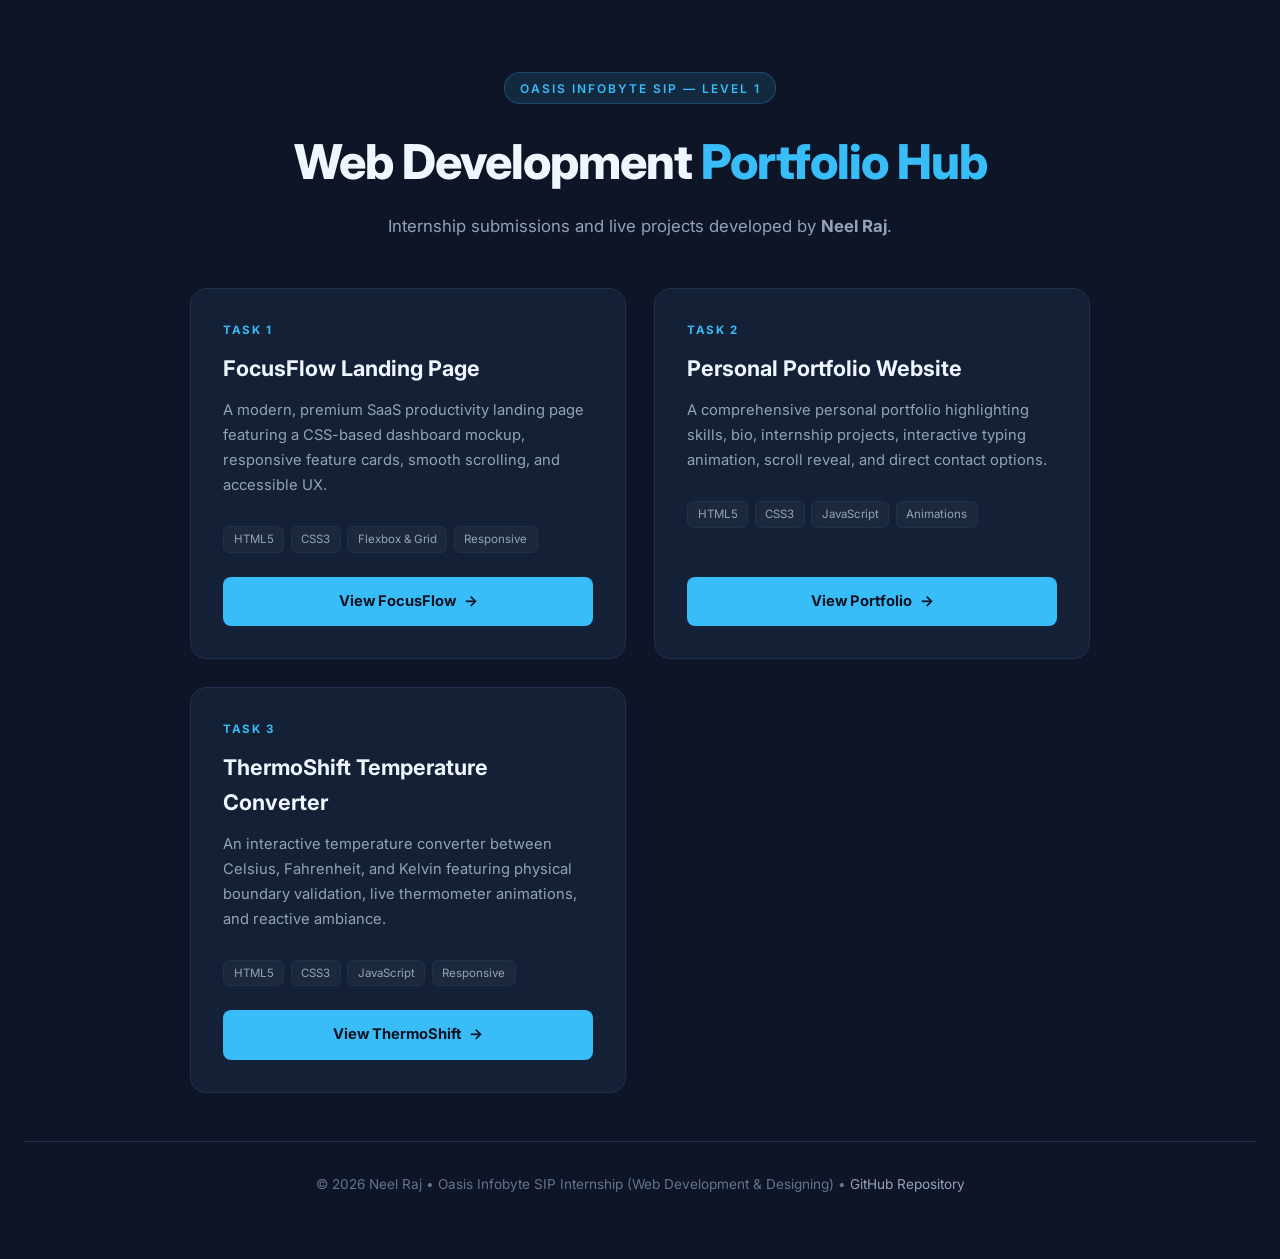
<file: index.html>
<!DOCTYPE html>
<html lang="en">
<head>
    <meta charset="UTF-8">
    <meta name="viewport" content="width=device-width, initial-scale=1.0">
    <title>Oasis Infobyte SIP — Neel Raj</title>
    <meta name="description" content="Oasis Infobyte Web Development & Designing Internship projects by Neel Raj.">
    <link rel="preconnect" href="https://fonts.googleapis.com">
    <link rel="preconnect" href="https://fonts.gstatic.com" crossorigin>
    <link href="https://fonts.googleapis.com/css2?family=Inter:wght@400;500;600;700;800&display=swap" rel="stylesheet">
    <style>
        :root {
            --clr-bg: #0d1526;
            --clr-card: #132035;
            --clr-border: #1e3050;
            --clr-accent: #38bdf8;
            --clr-accent-lt: #7dd3fc;
            --clr-text: #f0f6ff;
            --clr-muted: #94a3b8;
            --clr-dim: #64748b;
        }
        * { margin: 0; padding: 0; box-sizing: border-box; }
        body {
            font-family: 'Inter', system-ui, -apple-system, sans-serif;
            background: var(--clr-bg);
            color: var(--clr-text);
            min-height: 100vh;
            display: flex;
            flex-direction: column;
            justify-content: space-between;
            line-height: 1.6;
            padding: 2rem 1.5rem;
        }
        .container {
            max-width: 900px;
            margin: 0 auto;
            width: 100%;
        }
        header {
            text-align: center;
            padding: 2.5rem 0 3rem;
        }
        .badge {
            display: inline-block;
            font-size: 0.75rem;
            font-weight: 600;
            letter-spacing: 2px;
            text-transform: uppercase;
            color: var(--clr-accent);
            background: rgba(56, 189, 248, 0.12);
            border: 1px solid rgba(56, 189, 248, 0.25);
            padding: 0.35rem 0.9rem;
            border-radius: 100px;
            margin-bottom: 1.25rem;
        }
        h1 {
            font-size: clamp(2rem, 5vw, 3rem);
            font-weight: 800;
            letter-spacing: -1px;
            margin-bottom: 0.75rem;
        }
        .accent-text {
            color: var(--clr-accent);
        }
        .subtitle {
            color: var(--clr-muted);
            font-size: 1.05rem;
            max-width: 540px;
            margin: 0 auto;
        }
        .cards-grid {
            display: grid;
            grid-template-columns: repeat(auto-fit, minmax(300px, 1fr));
            gap: 1.75rem;
            margin-bottom: 3rem;
        }
        .task-card {
            background: var(--clr-card);
            border: 1px solid var(--clr-border);
            border-radius: 16px;
            padding: 2rem;
            display: flex;
            flex-direction: column;
            justify-content: space-between;
            transition: transform 0.25s ease, border-color 0.25s ease, box-shadow 0.25s ease;
            position: relative;
            overflow: hidden;
        }
        .task-card::before {
            content: '';
            position: absolute;
            top: 0; left: 0; right: 0;
            height: 3px;
            background: linear-gradient(90deg, var(--clr-accent), transparent);
            opacity: 0;
            transition: opacity 0.25s ease;
        }
        .task-card:hover {
            transform: translateY(-5px);
            border-color: rgba(56, 189, 248, 0.4);
            box-shadow: 0 12px 36px rgba(0, 0, 0, 0.4);
        }
        .task-card:hover::before { opacity: 1; }
        .task-tag {
            font-size: 0.72rem;
            font-weight: 700;
            text-transform: uppercase;
            letter-spacing: 1.5px;
            color: var(--clr-accent);
            margin-bottom: 0.75rem;
        }
        .task-title {
            font-size: 1.35rem;
            font-weight: 700;
            margin-bottom: 0.75rem;
            color: var(--clr-text);
        }
        .task-desc {
            color: var(--clr-muted);
            font-size: 0.92rem;
            line-height: 1.7;
            margin-bottom: 1.75rem;
        }
        .task-tech {
            display: flex;
            gap: 0.4rem;
            flex-wrap: wrap;
            margin-bottom: 1.5rem;
        }
        .tech-pill {
            font-size: 0.72rem;
            color: var(--clr-muted);
            background: rgba(255, 255, 255, 0.04);
            border: 1px solid var(--clr-border);
            padding: 0.2rem 0.6rem;
            border-radius: 6px;
        }
        .btn {
            display: inline-flex;
            align-items: center;
            justify-content: center;
            gap: 0.5rem;
            background: var(--clr-accent);
            color: #0a1120;
            padding: 0.8rem 1.5rem;
            border-radius: 8px;
            font-size: 0.92rem;
            font-weight: 700;
            text-decoration: none;
            transition: background 0.2s ease, transform 0.2s ease;
        }
        .btn:hover {
            background: var(--clr-accent-lt);
            transform: translateY(-2px);
        }
        footer {
            text-align: center;
            padding: 2rem 0;
            border-top: 1px solid var(--clr-border);
            font-size: 0.85rem;
            color: var(--clr-dim);
        }
        footer a {
            color: var(--clr-muted);
            text-decoration: none;
            transition: color 0.2s;
        }
        footer a:hover { color: var(--clr-accent); }
    </style>
</head>
<body>
    <div class="container">
        <header>
            <span class="badge">Oasis Infobyte SIP — Level 1</span>
            <h1>Web Development <span class="accent-text">Portfolio Hub</span></h1>
            <p class="subtitle">Internship submissions and live projects developed by <strong>Neel Raj</strong>.</p>
        </header>

        <main class="cards-grid">
            <!-- Task 1 Card -->
            <article class="task-card">
                <div>
                    <div class="task-tag">Task 1</div>
                    <h2 class="task-title">FocusFlow Landing Page</h2>
                    <p class="task-desc">
                        A modern, premium SaaS productivity landing page featuring a CSS-based dashboard mockup, responsive feature cards, smooth scrolling, and accessible UX.
                    </p>
                    <div class="task-tech">
                        <span class="tech-pill">HTML5</span>
                        <span class="tech-pill">CSS3</span>
                        <span class="tech-pill">Flexbox &amp; Grid</span>
                        <span class="tech-pill">Responsive</span>
                    </div>
                </div>
                <a href="./WebDev-L1-LandingPage/" class="btn">
                    View FocusFlow <span>→</span>
                </a>
            </article>

            <!-- Task 2 Card -->
            <article class="task-card">
                <div>
                    <div class="task-tag">Task 2</div>
                    <h2 class="task-title">Personal Portfolio Website</h2>
                    <p class="task-desc">
                        A comprehensive personal portfolio highlighting skills, bio, internship projects, interactive typing animation, scroll reveal, and direct contact options.
                    </p>
                    <div class="task-tech">
                        <span class="tech-pill">HTML5</span>
                        <span class="tech-pill">CSS3</span>
                        <span class="tech-pill">JavaScript</span>
                        <span class="tech-pill">Animations</span>
                    </div>
                </div>
                <a href="./WebDev-L1-PersonalPortfolio/" class="btn">
                    View Portfolio <span>→</span>
                </a>
            </article>

            <!-- Task 3 Card -->
            <article class="task-card">
                <div>
                    <div class="task-tag">Task 3</div>
                    <h2 class="task-title">ThermoShift Temperature Converter</h2>
                    <p class="task-desc">
                        An interactive temperature converter between Celsius, Fahrenheit, and Kelvin featuring physical boundary validation, live thermometer animations, and reactive ambiance.
                    </p>
                    <div class="task-tech">
                        <span class="tech-pill">HTML5</span>
                        <span class="tech-pill">CSS3</span>
                        <span class="tech-pill">JavaScript</span>
                        <span class="tech-pill">Responsive</span>
                    </div>
                </div>
                <a href="./WebDev-L1-TemperatureConverter/" class="btn">
                    View ThermoShift <span>&rarr;</span>
                </a>
            </article>
        </main>
    </div>

    <footer>
        <p>© 2026 Neel Raj • Oasis Infobyte SIP Internship (Web Development &amp; Designing) • <a href="https://github.com/neelraj002005-svg/OIBSIP" target="_blank" rel="noopener noreferrer">GitHub Repository</a></p>
    </footer>
</body>
</html>
</file>
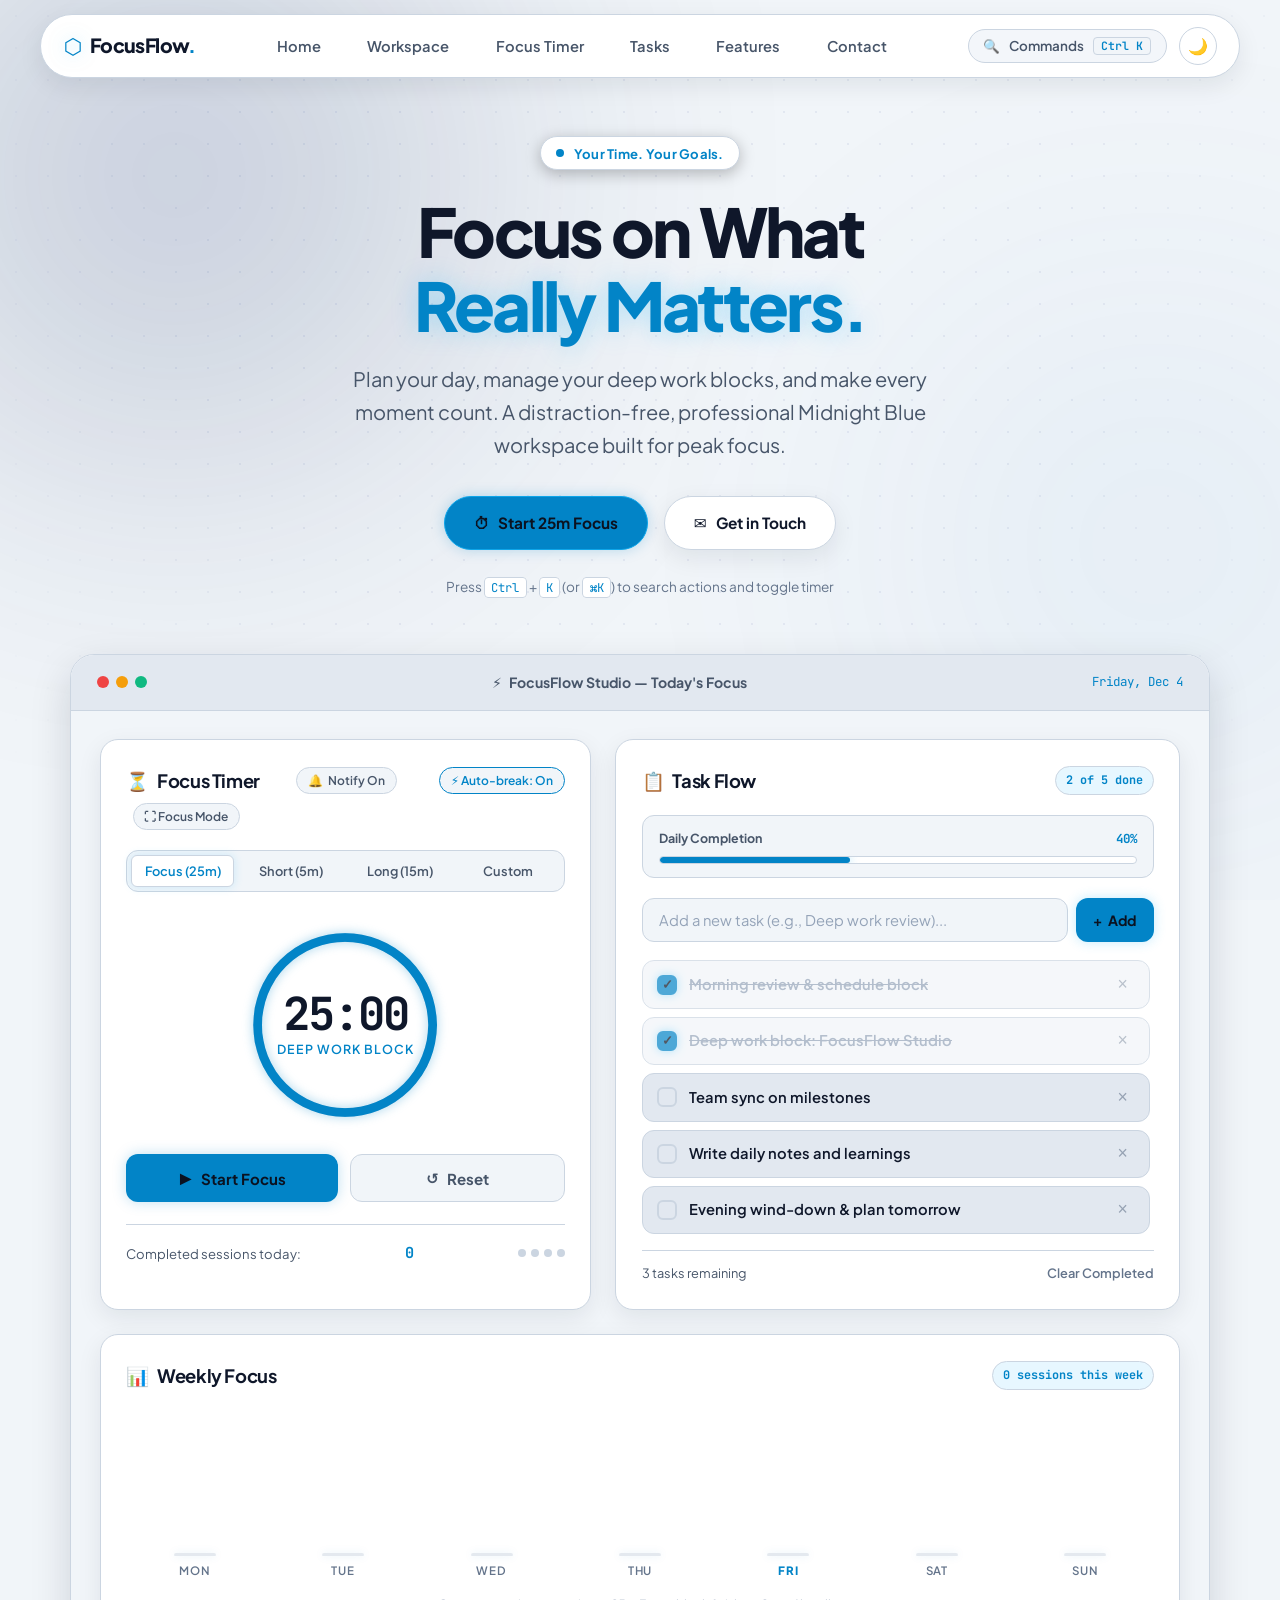
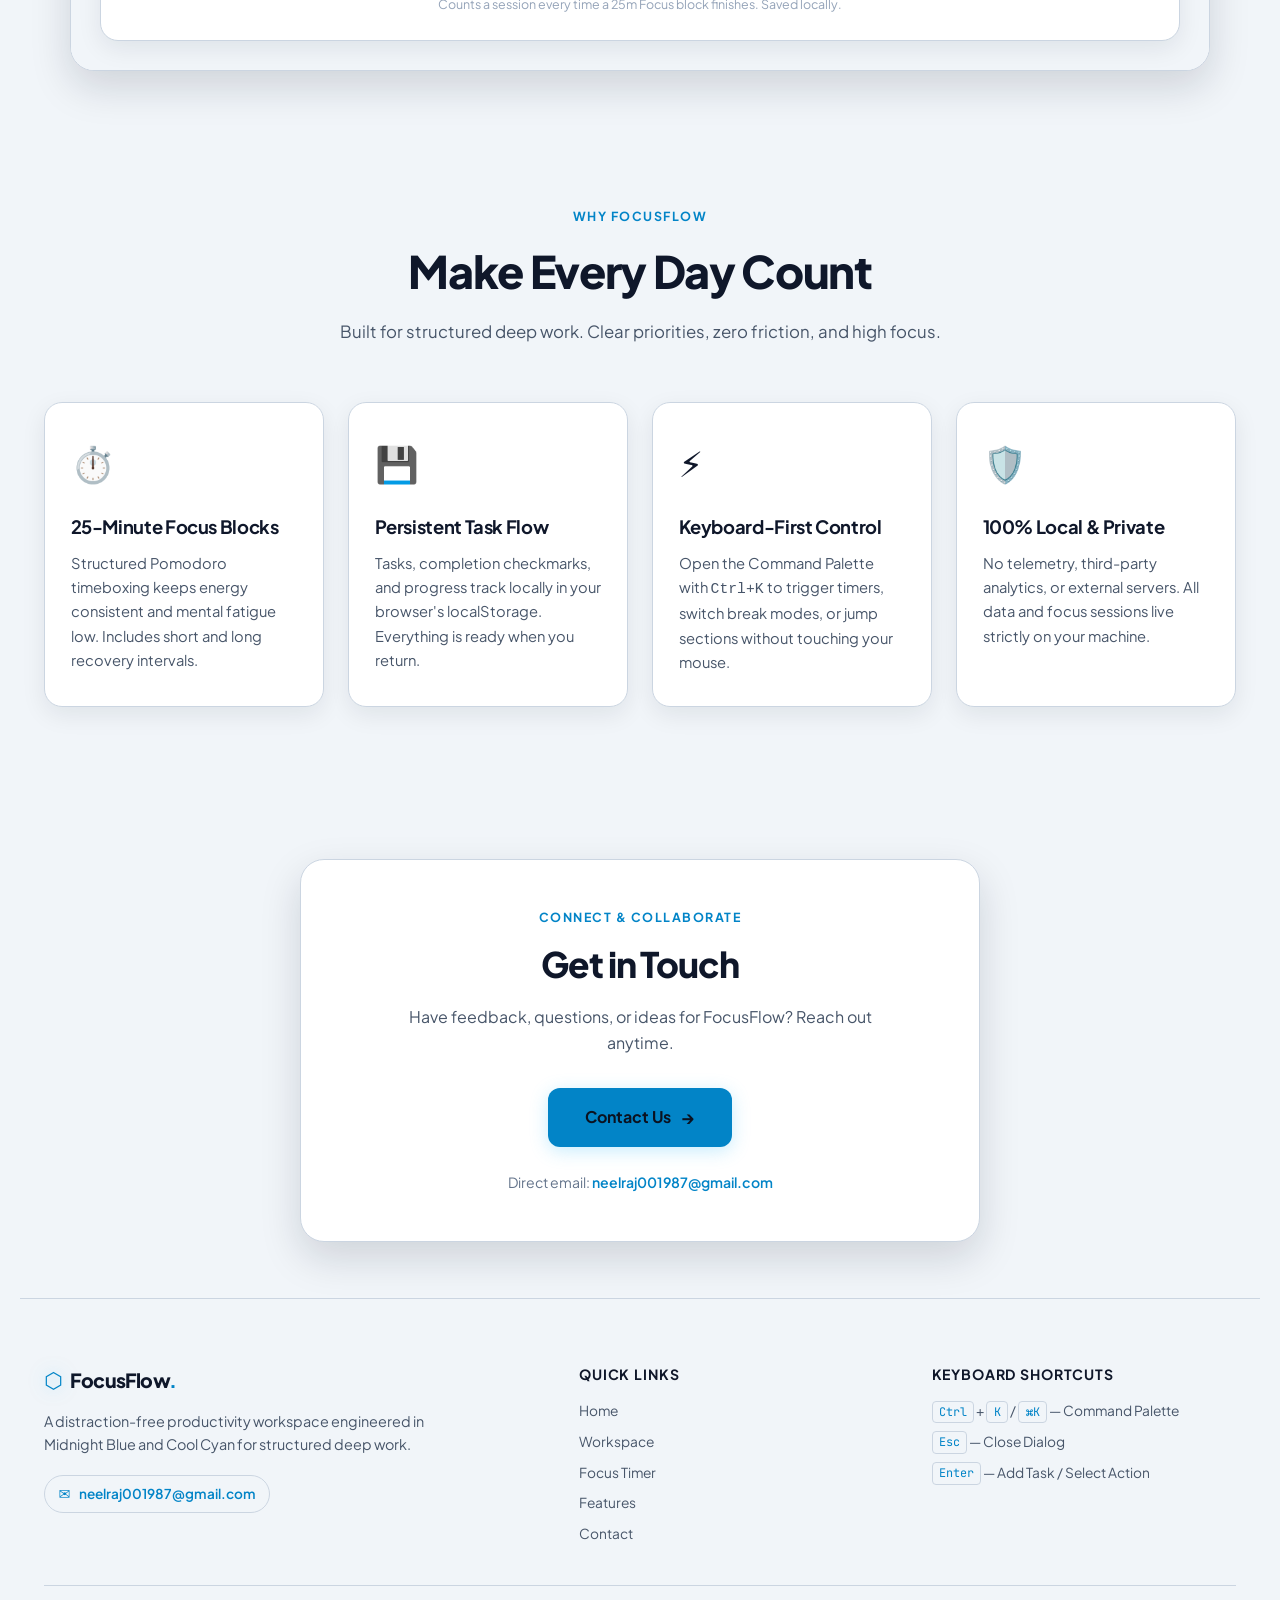
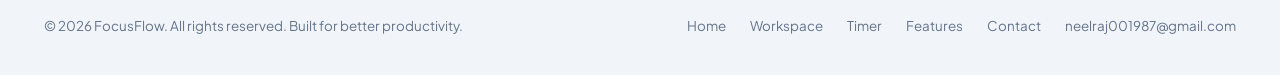
<file: WebDev-L1-LandingPage/index.html>
<!DOCTYPE html>
<html lang="en">
<head>
    <meta charset="UTF-8">
    <meta name="viewport" content="width=device-width, initial-scale=1.0">
    <meta name="description" content="FocusFlow — A modern productivity workspace featuring an interactive 25-minute focus timer, task manager with local persistence, and instant command palette in a Midnight Blue & Cool Cyan theme.">
    <title>FocusFlow — Boost Your Productivity</title>
    <meta name="theme-color" content="#0B1220">
    <link rel="icon" type="image/svg+xml" href="favicon.svg">
    <!-- Open Graph / link preview: change og:image and og:url to your full deployed URL -->
    <meta property="og:type" content="website">
    <meta property="og:title" content="FocusFlow — Boost Your Productivity">
    <meta property="og:description" content="Pomodoro focus timer, task manager and Ctrl+K command palette in a midnight blue theme.">
    <meta property="og:image" content="og-image.png">
    <meta property="og:image:width" content="1200">
    <meta property="og:image:height" content="630">
    <meta name="twitter:card" content="summary_large_image">
    <meta name="twitter:title" content="FocusFlow — Boost Your Productivity">
    <meta name="twitter:description" content="Pomodoro focus timer, task manager and Ctrl+K command palette.">
    <meta name="twitter:image" content="og-image.png">
    <script>
        (function () {
            try {
                var t = localStorage.getItem('focusflow_theme');
                if (!t) t = window.matchMedia && window.matchMedia('(prefers-color-scheme: light)').matches ? 'light' : 'dark';
                document.documentElement.setAttribute('data-theme', t);
            } catch (e) { document.documentElement.setAttribute('data-theme', 'dark'); }
        })();
    </script>
    <link rel="preconnect" href="https://fonts.googleapis.com">
    <link rel="preconnect" href="https://fonts.gstatic.com" crossorigin>
    <link href="https://fonts.googleapis.com/css2?family=Plus+Jakarta+Sans:wght@400;500;600;700;800&family=JetBrains+Mono:wght@500;600&display=swap" rel="stylesheet">
    <link rel="stylesheet" href="style.css">
</head>
<body>

    <!-- ═══════════════════════════ SUBTLE AMBIENT MESH (MIDNIGHT NAVY) ═══════════════════════════ -->
    <div class="ambient-bg" aria-hidden="true">
        <div class="glow-orb orb-navy"></div>
        <div class="glow-orb orb-cyan"></div>
        <div class="mesh-grid"></div>
    </div>

    <!-- ═══════════════════════════ NAVIGATION ═══════════════════════════ -->
    <header class="glass-header" role="banner">
        <nav class="navbar" aria-label="Main navigation">
            <a href="#home" class="logo" aria-label="FocusFlow — Return to top">
                <span class="logo-symbol" aria-hidden="true">⬡</span>
                <span class="logo-text">FocusFlow<span class="logo-dot">.</span></span>
            </a>

            <div class="nav-center" id="navMenu">
                <ul class="nav-links" role="list">
                    <li><a href="#home" class="nav-link">Home</a></li>
                    <li><a href="#workspace" class="nav-link">Workspace</a></li>
                    <li><a href="#timer-section" class="nav-link">Focus Timer</a></li>
                    <li><a href="#tasks-section" class="nav-link">Tasks</a></li>
                    <li><a href="#features" class="nav-link">Features</a></li>
                    <li><a href="#contact" class="nav-link">Contact</a></li>
                </ul>
            </div>

            <div class="nav-actions">
                <!-- Command palette launcher button -->
                <button class="cmd-trigger-btn" id="cmdTrigger" type="button" aria-label="Open command palette (Ctrl+K)">
                    <span class="cmd-search-icon" aria-hidden="true">🔍</span>
                    <span class="cmd-trigger-text">Commands</span>
                    <kbd class="cmd-shortcut-badge" aria-hidden="true">Ctrl K</kbd>
                </button>

                <button class="theme-toggle-btn" id="themeToggleBtn" type="button" aria-label="Switch to light theme">☀️</button>

                <!-- Mobile menu toggle button -->
                <button class="nav-toggle" id="navToggle" type="button" aria-label="Toggle navigation menu" aria-expanded="false" aria-controls="navMenu">
                    <span class="hamburger-line"></span>
                    <span class="hamburger-line"></span>
                    <span class="hamburger-line"></span>
                </button>
            </div>
        </nav>
    </header>

    <main id="main-content">

        <!-- ═══════════════════════════ HERO SECTION ═══════════════════════════ -->
        <section class="hero-section" id="home" aria-labelledby="hero-title">
            <div class="hero-content">
                <div class="tagline-pill">
                    <span class="pulse-dot" aria-hidden="true"></span>
                    <span>Your Time. Your Goals.</span>
                </div>

                <h1 id="hero-title" class="hero-heading">
                    Focus on What<br>
                    <span class="cyan-accent-text">Really Matters.</span>
                </h1>

                <p class="hero-subheading">
                    Plan your day, manage your deep work blocks, and make every moment count.
                    A distraction-free, professional Midnight Blue workspace built for peak focus.
                </p>

                <div class="hero-cta-group">
                    <a href="#timer-section" class="btn-primary" id="startFocusBtn">
                        <span class="btn-icon" aria-hidden="true">⏱</span>
                        <span>Start 25m Focus</span>
                    </a>
                    <a href="#contact" class="btn-secondary">
                        <span class="btn-icon" aria-hidden="true">✉</span>
                        <span>Get in Touch</span>
                    </a>
                </div>

                <div class="hero-shortcut-hint" aria-hidden="true">
                    <span>Press <kbd>Ctrl</kbd> + <kbd>K</kbd> (or <kbd>⌘K</kbd>) to search actions and toggle timer</span>
                </div>
            </div>

            <!-- ═══════════════════════════ LIVE INTERACTIVE DASHBOARD ═══════════════════════════ -->
            <div class="dashboard-wrapper" id="workspace" aria-label="Interactive FocusFlow Workspace">
                <div class="frosted-window">
                    <!-- Window chrome bar -->
                    <div class="window-header">
                        <div class="window-controls" aria-hidden="true">
                            <span class="ctrl-dot dot-close"></span>
                            <span class="ctrl-dot dot-min"></span>
                            <span class="ctrl-dot dot-max"></span>
                        </div>
                        <div class="window-title-wrap">
                            <span class="window-app-icon" aria-hidden="true">⚡</span>
                            <span class="window-title">FocusFlow Studio — Today's Focus</span>
                        </div>
                        <div class="window-meta">
                            <span class="live-clock" id="currentDateDisplay">Today</span>
                        </div>
                    </div>

                    <!-- Window body grid with Timer & Task Manager -->
                    <div class="window-body">

                        <!-- LEFT PANEL: 25-MINUTE FOCUS TIMER -->
                        <section class="suite-panel timer-panel" id="timer-section" aria-labelledby="timer-heading">
                            <div class="panel-header">
                                <h2 id="timer-heading" class="panel-title">
                                    <span class="panel-icon" aria-hidden="true">⏳</span>
                                    Focus Timer
                                </h2>
                                <button class="sound-toggle-btn" id="soundToggleBtn" type="button" aria-label="Toggle notifications">
                                    <span id="soundIcon" aria-hidden="true">🔔</span>
                                    <span id="soundStatusText">Notify On</span>
                                </button>
                                <button class="sound-toggle-btn auto-break-btn" id="autoBreakBtn" type="button" aria-pressed="true">⚡ Auto-break: On</button>
                                <button class="sound-toggle-btn auto-break-btn" id="fullscreenFocusBtn" type="button" aria-label="Enter fullscreen focus mode">⛶ Focus Mode</button>
                            </div>

                            <!-- Mode selection pills -->
                            <div class="timer-mode-selector" role="tablist" aria-label="Timer modes">
                                <button class="mode-btn active" id="modeFocus" role="tab" aria-selected="true" data-minutes="25">
                                    Focus (25m)
                                </button>
                                <button class="mode-btn" id="modeShort" role="tab" aria-selected="false" data-minutes="5">
                                    Short (5m)
                                </button>
                                <button class="mode-btn" id="modeLong" role="tab" aria-selected="false" data-minutes="15">
                                    Long (15m)
                                </button>
                                <button class="mode-btn" id="modeCustom" role="tab" aria-selected="false" aria-expanded="false" aria-controls="customTimerPanel">
                                    Custom
                                </button>
                            </div>

                            <!-- Compact Custom Timer Settings Panel -->
                            <div class="custom-timer-panel" id="customTimerPanel" role="region" aria-labelledby="customPanelTitle" hidden>
                                <div class="custom-panel-top">
                                    <span class="custom-panel-title" id="customPanelTitle">Set Custom Duration</span>
                                    <button type="button" class="btn-close-custom" id="customCloseBtn" aria-label="Close settings">✕</button>
                                </div>
                                <div class="custom-inputs-wrap">
                                    <div class="custom-field">
                                        <label for="customMinutes" class="custom-field-label">Minutes</label>
                                        <input type="number" id="customMinutes" class="custom-time-input" min="0" max="99" value="30" placeholder="MM" aria-label="Minutes (0-99)">
                                    </div>
                                    <span class="custom-separator" aria-hidden="true">:</span>
                                    <div class="custom-field">
                                        <label for="customSeconds" class="custom-field-label">Seconds (opt)</label>
                                        <input type="number" id="customSeconds" class="custom-time-input" min="0" max="59" value="00" placeholder="SS" aria-label="Seconds (0-59)">
                                    </div>
                                </div>
                                <div class="custom-timer-error" id="customTimerError" role="alert" aria-live="polite"></div>
                                <div class="custom-panel-actions">
                                    <button type="button" class="btn-custom-start" id="startCustomTimerBtn">
                                        <span>Start Custom Timer</span>
                                    </button>
                                    <button type="button" class="btn-custom-cancel" id="cancelCustomTimerBtn">
                                        <span>Cancel</span>
                                    </button>
                                </div>
                            </div>

                            <!-- SVG Radial Progress Timer with Cool Cyan Glow -->
                            <div class="timer-visual-wrap">
                                <div class="timer-dial">
                                    <svg class="progress-ring" viewBox="0 0 240 240" aria-hidden="true">
                                        <circle class="ring-bg" cx="120" cy="120" r="100"></circle>
                                        <circle class="ring-fill" id="ringFill" cx="120" cy="120" r="100"></circle>
                                    </svg>
                                    <div class="dial-content">
                                        <span class="time-display" id="timeDisplay" aria-live="polite">25:00</span>
                                        <span class="session-label" id="sessionLabel">Deep Work Block</span>
                                    </div>
                                </div>
                            </div>

                            <!-- Timer Controls -->
                            <div class="timer-controls">
                                <button class="timer-btn btn-timer-primary" id="timerToggleBtn" type="button">
                                    <span class="btn-timer-icon" id="timerBtnIcon" aria-hidden="true">▶</span>
                                    <span id="timerBtnText">Start Focus</span>
                                </button>
                                <button class="timer-btn btn-timer-secondary" id="timerResetBtn" type="button" aria-label="Reset timer">
                                    <span aria-hidden="true">↺</span>
                                    <span>Reset</span>
                                </button>
                            </div>

                            <!-- Completed sessions tracker -->
                            <div class="session-stats-bar">
                                <span class="stats-label">Completed sessions today:</span>
                                <span class="stats-counter" id="completedSessionsCount">0</span>
                                <div class="pomo-dots" id="pomoDots" aria-hidden="true">
                                    <span class="pomo-dot"></span>
                                    <span class="pomo-dot"></span>
                                    <span class="pomo-dot"></span>
                                    <span class="pomo-dot"></span>
                                </div>
                            </div>
                        </section>

                        <!-- RIGHT PANEL: TASK MANAGER -->
                        <section class="suite-panel tasks-panel" id="tasks-section" aria-labelledby="tasks-heading">
                            <div class="panel-header">
                                <h2 id="tasks-heading" class="panel-title">
                                    <span class="panel-icon" aria-hidden="true">📋</span>
                                    Task Flow
                                </h2>
                                <span class="task-badge" id="taskRatioBadge">0 of 0 done</span>
                            </div>

                            <!-- Progress Track -->
                            <div class="task-progress-box">
                                <div class="progress-header">
                                    <span class="progress-text-label">Daily Completion</span>
                                    <span class="progress-percentage" id="progressPercentage">0%</span>
                                </div>
                                <div class="progress-track" role="progressbar" id="progressBar" aria-valuemin="0" aria-valuemax="100" aria-valuenow="0">
                                    <div class="progress-fill" id="progressFill" style="width: 0%;"></div>
                                </div>
                            </div>

                            <!-- Task Input Form -->
                            <form class="task-form" id="taskForm" autocomplete="off">
                                <div class="task-input-wrapper">
                                    <input type="text" id="taskInput" class="task-input" placeholder="Add a new task (e.g., Deep work review)..." aria-label="New task title" maxlength="120">
                                    <button type="submit" class="task-add-btn" id="taskAddBtn" aria-label="Add task">
                                        <span aria-hidden="true">+</span>
                                        <span>Add</span>
                                    </button>
                                </div>
                            </form>

                            <!-- Task List Container -->
                            <div class="task-list-container" role="region" aria-label="Task list" tabindex="0">
                                <ul class="task-items-list" id="taskList" role="list">
                                    <!-- Populated dynamically via script.js & localStorage -->
                                </ul>
                                <div class="empty-tasks-state" id="emptyState" hidden>
                                    <span class="empty-icon" aria-hidden="true">✨</span>
                                    <p class="empty-title">All tasks cleared!</p>
                                    <p class="empty-subtitle">Add a task above or press <kbd>Ctrl+K</kbd> to get started.</p>
                                </div>
                            </div>

                            <!-- Task Footer Actions -->
                            <div class="task-footer">
                                <span class="task-summary" id="taskSummary">0 tasks remaining</span>
                                <button type="button" class="btn-clear-completed" id="clearCompletedBtn">
                                    Clear Completed
                                </button>
                            </div>
                        </section>

                        <!-- FULL-WIDTH PANEL: WEEKLY FOCUS CHART -->
                        <section class="suite-panel weekly-panel" id="weekly-section" aria-labelledby="weekly-heading">
                            <div class="panel-header">
                                <h2 id="weekly-heading" class="panel-title">
                                    <span class="panel-icon" aria-hidden="true">📊</span>
                                    Weekly Focus
                                </h2>
                                <span class="task-badge" id="weeklyTotalBadge">0 sessions this week</span>
                            </div>
                            <div class="weekly-chart" id="weeklyChart" role="img" aria-label="Bar chart of focus sessions per day this week">
                                <!-- 7 day bars populated dynamically via script.js -->
                            </div>
                            <p class="weekly-hint">Counts a session every time a 25m Focus block finishes. Saved locally.</p>
                        </section>

                    </div>
                </div>
            </div>
        </section>

        <!-- ═══════════════════════════ FEATURES SECTION ═══════════════════════════ -->
        <section class="features-section" id="features" aria-labelledby="features-title">
            <div class="section-container">
                <div class="section-header">
                    <span class="section-tagline">Why FocusFlow</span>
                    <h2 id="features-title" class="section-heading">Make Every Day Count</h2>
                    <p class="section-subheading">
                        Built for structured deep work. Clear priorities, zero friction, and high focus.
                    </p>
                </div>

                <div class="features-grid">
                    <article class="glass-feature-card">
                        <div class="feature-icon-wrap" aria-hidden="true">⏱️</div>
                        <h3 class="feature-title">25-Minute Focus Blocks</h3>
                        <p class="feature-description">
                            Structured Pomodoro timeboxing keeps energy consistent and mental fatigue low. Includes short and long recovery intervals.
                        </p>
                    </article>

                    <article class="glass-feature-card">
                        <div class="feature-icon-wrap" aria-hidden="true">💾</div>
                        <h3 class="feature-title">Persistent Task Flow</h3>
                        <p class="feature-description">
                            Tasks, completion checkmarks, and progress track locally in your browser's localStorage. Everything is ready when you return.
                        </p>
                    </article>

                    <article class="glass-feature-card">
                        <div class="feature-icon-wrap" aria-hidden="true">⚡</div>
                        <h3 class="feature-title">Keyboard-First Control</h3>
                        <p class="feature-description">
                            Open the Command Palette with <kbd>Ctrl+K</kbd> to trigger timers, switch break modes, or jump sections without touching your mouse.
                        </p>
                    </article>

                    <article class="glass-feature-card">
                        <div class="feature-icon-wrap" aria-hidden="true">🛡️</div>
                        <h3 class="feature-title">100% Local &amp; Private</h3>
                        <p class="feature-description">
                            No telemetry, third-party analytics, or external servers. All data and focus sessions live strictly on your machine.
                        </p>
                    </article>
                </div>
            </div>
        </section>

        <!-- ═══════════════════════════ CONTACT SECTION ═══════════════════════════ -->
        <section class="contact-section" id="contact" aria-labelledby="contact-heading">
            <div class="section-container">
                <div class="contact-card-compact">
                    <span class="section-tagline">Connect &amp; Collaborate</span>
                    <h2 id="contact-heading" class="section-heading">Get in Touch</h2>
                    <p class="contact-subheading">
                        Have feedback, questions, or ideas for FocusFlow? Reach out anytime.
                    </p>
                    <div class="contact-action-wrap">
                        <a href="mailto:neelraj001987@gmail.com" class="contact-button" id="contactBtn" aria-label="Contact Us via email at neelraj001987@gmail.com">
                            <span>Contact Us</span>
                            <span class="btn-arrow" aria-hidden="true">→</span>
                        </a>
                    </div>
                    <p class="contact-direct-hint">
                        Direct email: <a href="mailto:neelraj001987@gmail.com" class="contact-email-link">neelraj001987@gmail.com</a>
                    </p>
                </div>
            </div>
        </section>

    </main>

    <!-- ═══════════════════════════ PROFESSIONAL FOOTER ═══════════════════════════ -->
    <footer class="glass-footer" role="contentinfo">
        <div class="footer-container">
            <div class="footer-top">
                <div class="footer-brand">
                    <a href="#home" class="logo" aria-label="FocusFlow — Return to top">
                        <span class="logo-symbol" aria-hidden="true">⬡</span>
                        <span class="logo-text">FocusFlow<span class="logo-dot">.</span></span>
                    </a>
                    <p class="footer-tagline">
                        A distraction-free productivity workspace engineered in Midnight Blue and Cool Cyan for structured deep work.
                    </p>
                    <div class="footer-contact-pill">
                        <span class="footer-contact-icon" aria-hidden="true">✉</span>
                        <a href="mailto:neelraj001987@gmail.com" class="footer-email-link">neelraj001987@gmail.com</a>
                    </div>
                </div>

                <div class="footer-nav-col">
                    <h4 class="shortcuts-title">Quick Links</h4>
                    <ul class="footer-nav-list" role="list">
                        <li><a href="#home">Home</a></li>
                        <li><a href="#workspace">Workspace</a></li>
                        <li><a href="#timer-section">Focus Timer</a></li>
                        <li><a href="#features">Features</a></li>
                        <li><a href="#contact">Contact</a></li>
                    </ul>
                </div>

                <div class="footer-shortcuts">
                    <h4 class="shortcuts-title">Keyboard Shortcuts</h4>
                    <ul class="shortcuts-list" role="list">
                        <li><kbd>Ctrl</kbd> + <kbd>K</kbd> / <kbd>⌘K</kbd> — Command Palette</li>
                        <li><kbd>Esc</kbd> — Close Dialog</li>
                        <li><kbd>Enter</kbd> — Add Task / Select Action</li>
                    </ul>
                </div>
            </div>

            <div class="footer-bottom">
                <p class="copyright-text">
                    &copy; 2026 FocusFlow. All rights reserved. Built for better productivity.
                </p>
                <div class="footer-links">
                    <a href="#home">Home</a>
                    <a href="#workspace">Workspace</a>
                    <a href="#timer-section">Timer</a>
                    <a href="#features">Features</a>
                    <a href="#contact">Contact</a>
                    <a href="mailto:neelraj001987@gmail.com">neelraj001987@gmail.com</a>
                </div>
            </div>
        </div>
    </footer>

    <!-- ═══════════════════════════ COMMAND PALETTE MODAL ═══════════════════════════ -->
    <div class="cmd-palette-backdrop" id="cmdPalette" role="dialog" aria-modal="true" aria-labelledby="cmdPaletteTitle" hidden>
        <div class="cmd-palette-card" role="document">
            <div class="cmd-search-bar">
                <span class="cmd-icon-left" aria-hidden="true">🔍</span>
                <input type="text" id="cmdSearchInput" class="cmd-search-input" placeholder="Type a command or jump to section..." aria-label="Search commands" autocomplete="off" spellcheck="false">
                <kbd class="cmd-esc-badge" id="cmdEscBadge" aria-label="Press Escape to close">ESC</kbd>
            </div>

            <div class="cmd-results-area" id="cmdResults" role="listbox" aria-label="Matching commands">
                <!-- Commands populated dynamically with keyboard navigation -->
            </div>

            <div class="cmd-footer-hints">
                <span><kbd>↑</kbd> <kbd>↓</kbd> Navigate</span>
                <span><kbd>Enter</kbd> Select</span>
                <span><kbd>Esc</kbd> Close</span>
            </div>
        </div>
    </div>

    <!-- ═══════════════════════════ NOTIFICATION TOAST ═══════════════════════════ -->
    <div class="toast-notification" id="toastNotification" role="status" aria-live="polite" aria-atomic="true">
        <span class="toast-icon" id="toastIcon" aria-hidden="true">🔔</span>
        <span class="toast-message" id="toastMessage">Focus session completed!</span>
    </div>

    <!-- ═══════════════════════════ FULLSCREEN FOCUS MODE OVERLAY ═══════════════════════════ -->
    <div class="focus-overlay" id="focusOverlay" role="dialog" aria-modal="true" aria-label="Fullscreen focus mode" hidden>
        <button class="focus-overlay-exit" id="focusOverlayExit" type="button" aria-label="Exit fullscreen focus mode">✕ Exit (Esc)</button>
        <div class="focus-overlay-inner">
            <span class="focus-overlay-mode" id="focusOverlayMode">Deep Work Block</span>
            <div class="focus-overlay-dial">
                <svg class="progress-ring" viewBox="0 0 240 240" aria-hidden="true">
                    <circle class="ring-bg" cx="120" cy="120" r="100"></circle>
                    <circle class="ring-fill" id="focusOverlayRing" cx="120" cy="120" r="100"></circle>
                </svg>
                <div class="focus-overlay-time" id="focusOverlayTime">25:00</div>
            </div>
            <div class="focus-overlay-controls">
                <button class="timer-btn btn-timer-primary" id="focusOverlayToggle" type="button">
                    <span class="btn-timer-icon" id="focusOverlayToggleIcon" aria-hidden="true">▶</span>
                    <span id="focusOverlayToggleText">Start</span>
                </button>
            </div>
            <span class="focus-overlay-hint" aria-hidden="true">Only the timer is shown here. Press <kbd>Esc</kbd> to return.</span>
        </div>
    </div>

    <script src="script.js"></script>
</body>
</html>
</file>
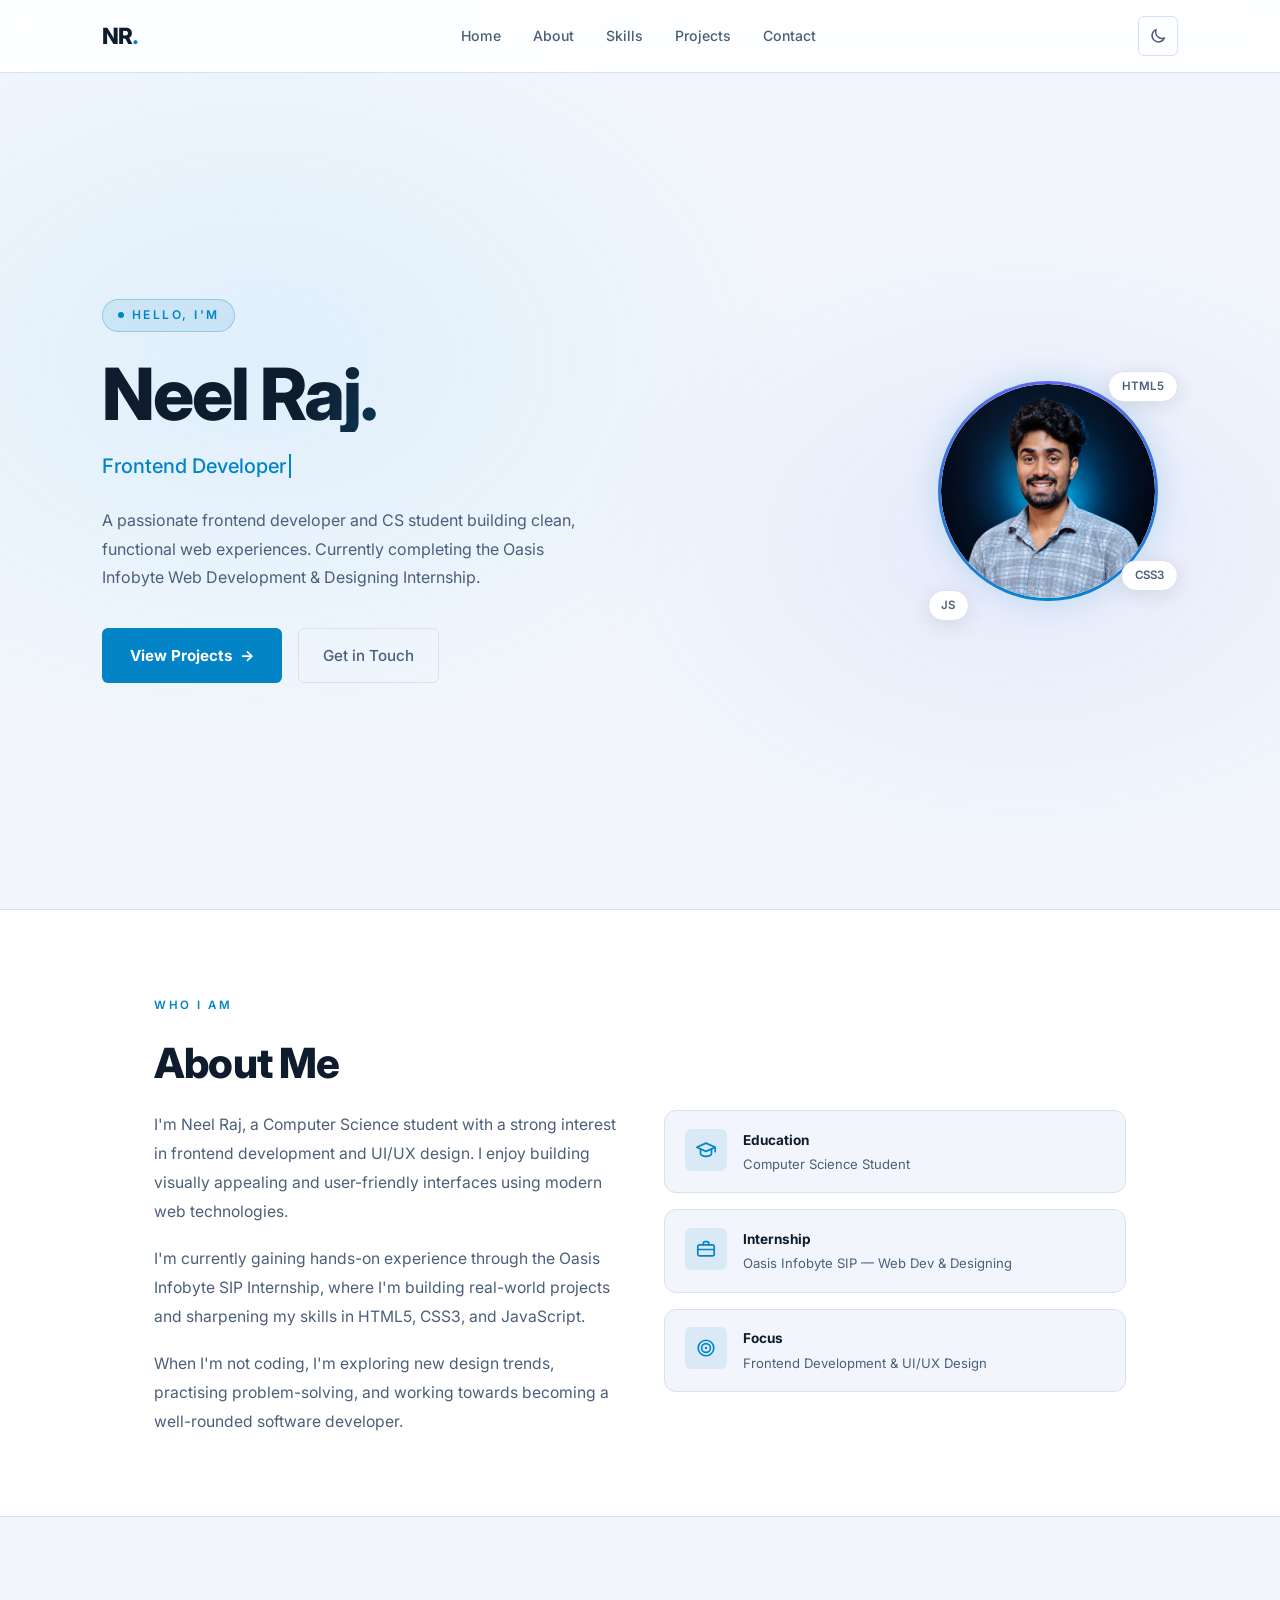
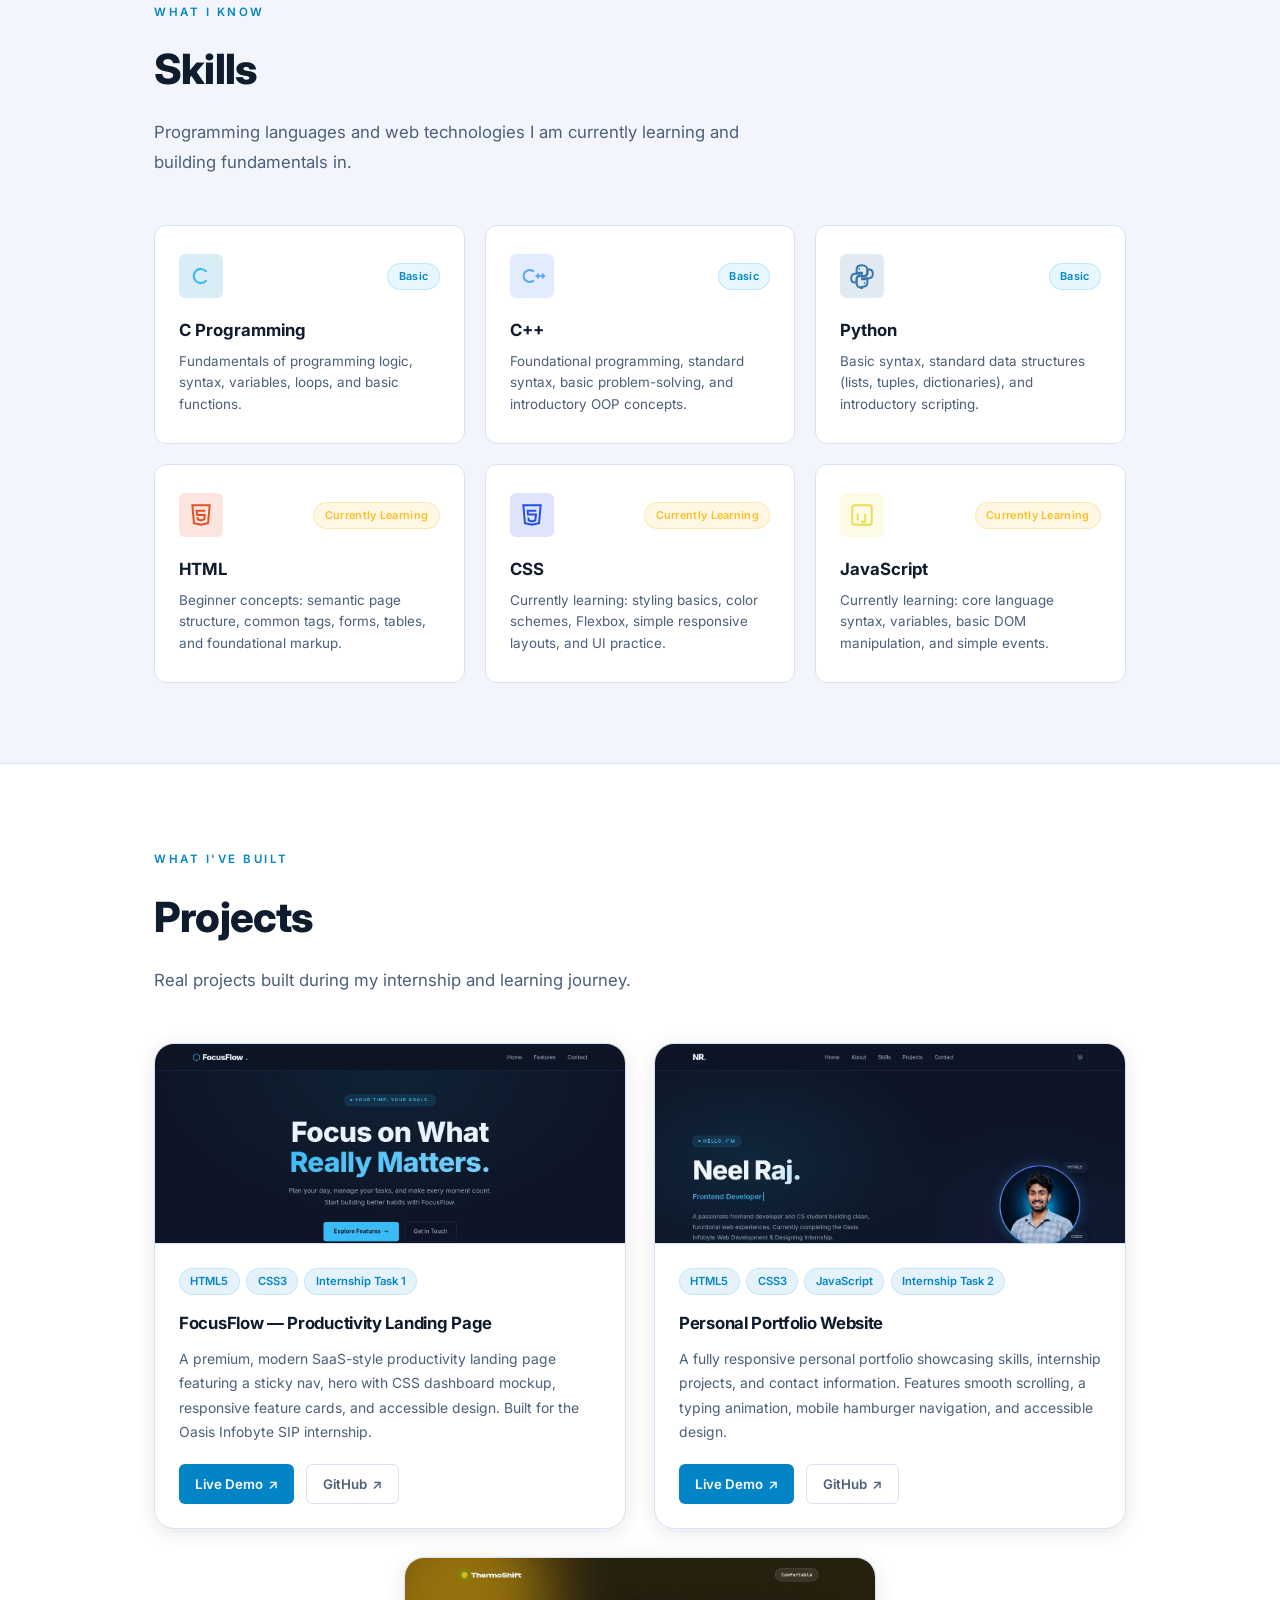
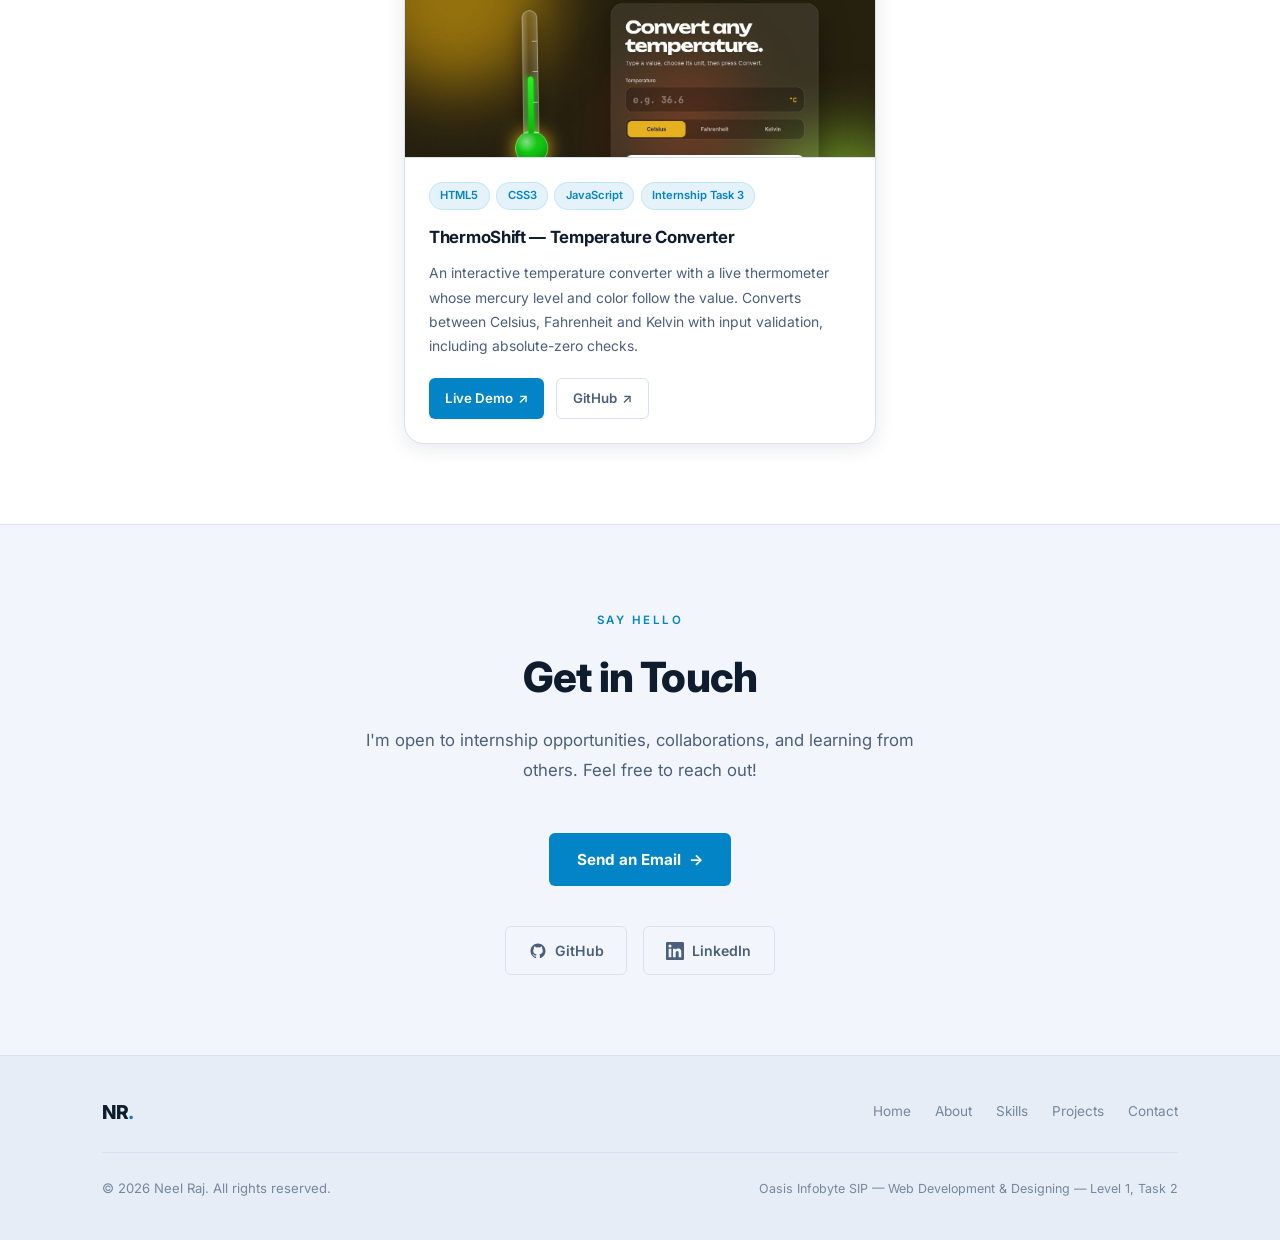
<file: WebDev-L1-PersonalPortfolio/index.html>
<!DOCTYPE html>
<html lang="en">
<head>
    <meta charset="UTF-8">
    <meta name="viewport" content="width=device-width, initial-scale=1.0">
    <meta name="description" content="Neel Raj — Frontend Developer & CS Student. Personal portfolio showcasing projects, skills, and internship work.">
    <title>Neel Raj — Portfolio</title>

    <!-- Theme init (before CSS to avoid flash) -->
    <script>
        (function () {
            try {
                var t = localStorage.getItem('portfolio-theme');
                if (!t) { t = window.matchMedia('(prefers-color-scheme: light)').matches ? 'light' : 'dark'; }
                document.documentElement.setAttribute('data-theme', t);
            } catch (e) { document.documentElement.setAttribute('data-theme', 'dark'); }
        })();
    </script>

    <!-- Favicon -->
    <link rel="icon" type="image/svg+xml" href="favicon.svg">
    <meta name="theme-color" content="#0d1526">

    <!-- Open Graph / social preview -->
    <meta property="og:title" content="Neel Raj — Frontend Developer & CS Student">
    <meta property="og:description" content="Personal portfolio showcasing projects, skills, and internship work.">
    <meta property="og:type" content="website">
    <meta property="og:url" content="https://neelraj002005-svg.github.io/OIBSIP/WebDev-L1-PersonalPortfolio/">
    <meta property="og:image" content="https://neelraj002005-svg.github.io/OIBSIP/WebDev-L1-PersonalPortfolio/og-image.png">
    <meta name="twitter:card" content="summary_large_image">
    <link rel="preconnect" href="https://fonts.googleapis.com">
    <link rel="preconnect" href="https://fonts.gstatic.com" crossorigin>
    <link href="https://fonts.googleapis.com/css2?family=Inter:wght@400;500;600;700;800&display=swap" rel="stylesheet">
    <link rel="stylesheet" href="style.css">
</head>
<body>
    <div id="scroll-progress" aria-hidden="true"></div>

    <!-- ═══════════════ NAVIGATION ═══════════════ -->
    <header class="site-header" role="banner">
        <nav class="navbar" aria-label="Main navigation">
            <a href="#home" class="nav-logo" aria-label="Neel Raj — back to top">
                NR<span class="logo-dot">.</span>
            </a>

            <button class="nav-toggle" aria-label="Toggle navigation menu" aria-expanded="false" aria-controls="nav-menu">
                <span class="bar"></span>
                <span class="bar"></span>
                <span class="bar"></span>
            </button>

            <ul class="nav-links" id="nav-menu" role="list">
                <li><a href="#home">Home</a></li>
                <li><a href="#about">About</a></li>
                <li><a href="#skills">Skills</a></li>
                <li><a href="#projects">Projects</a></li>
                <li><a href="#contact">Contact</a></li>
            </ul>

            <button class="theme-toggle" id="theme-toggle" aria-label="Switch to light theme">
                <svg class="icon-sun" viewBox="0 0 24 24" fill="none" stroke="currentColor" stroke-width="2" stroke-linecap="round" aria-hidden="true">
                    <circle cx="12" cy="12" r="4.2"/>
                    <path d="M12 2.5v2.2M12 19.3v2.2M4.3 4.3l1.6 1.6M18.1 18.1l1.6 1.6M2.5 12h2.2M19.3 12h2.2M4.3 19.7l1.6-1.6M18.1 5.9l1.6-1.6"/>
                </svg>
                <svg class="icon-moon" viewBox="0 0 24 24" fill="none" stroke="currentColor" stroke-width="2" stroke-linecap="round" stroke-linejoin="round" aria-hidden="true">
                    <path d="M20.5 14.5A8.5 8.5 0 0 1 9.5 3.5a8.5 8.5 0 1 0 11 11z"/>
                </svg>
            </button>
        </nav>
    </header>

    <main>

        <!-- ═══════════════ HERO ═══════════════ -->
        <section class="hero" id="home" aria-labelledby="hero-name">

            <div class="hero-content">
                <p class="hero-greeting">
                    <span class="greeting-dot" aria-hidden="true"></span>
                    Hello, I'm
                </p>

                <h1 id="hero-name">Neel Raj<span class="hero-dot">.</span></h1>

                <p class="hero-role">
                    <span class="role-highlight" id="typed-role">Frontend Developer</span>
                </p>

                <p class="hero-bio">
                    A passionate frontend developer and CS student building clean,
                    functional web experiences. Currently completing the Oasis Infobyte
                    Web Development &amp; Designing Internship.
                </p>

                <div class="hero-actions">
                    <a href="#projects" class="btn-primary">
                        View Projects <span aria-hidden="true">→</span>
                    </a>
                    <a href="#contact" class="btn-outline">Get in Touch</a>
                </div>
            </div>

            <div class="hero-visual" aria-hidden="true">
                <div class="avatar-ring">
                    <div class="avatar-inner">
                        <img src="neel-raj-profile.jpg" alt="Neel Raj — Portrait" class="avatar-img" width="220" height="220" loading="eager">
                    </div>
                </div>
                <div class="hero-badge badge-1">HTML5</div>
                <div class="hero-badge badge-2">CSS3</div>
                <div class="hero-badge badge-3">JS</div>
            </div>

        </section>

        <!-- ═══════════════ ABOUT ═══════════════ -->
        <section class="about" id="about" aria-labelledby="about-heading">
            <div class="section-inner">
                <p class="section-label">Who I am</p>
                <h2 id="about-heading">About Me</h2>

                <div class="about-grid">
                    <div class="about-text">
                        <p>
                            I'm Neel Raj, a Computer Science student with a strong interest in
                            frontend development and UI/UX design. I enjoy building visually
                            appealing and user-friendly interfaces using modern web technologies.
                        </p>
                        <p>
                            I'm currently gaining hands-on experience through the Oasis Infobyte
                            SIP Internship, where I'm building real-world projects and sharpening
                            my skills in HTML5, CSS3, and JavaScript.
                        </p>
                        <p>
                            When I'm not coding, I'm exploring new design trends, practising
                            problem-solving, and working towards becoming a well-rounded software developer.
                        </p>
                    </div>

                    <div class="about-cards">
                        <div class="info-card">
                            <span class="info-icon" aria-hidden="true"><svg viewBox="0 0 24 24" fill="none" stroke="currentColor" stroke-width="1.8" stroke-linecap="round" stroke-linejoin="round"><path d="M2 9l10-4.5L22 9l-10 4.5L2 9z"/><path d="M6 11.5V16c0 1.5 2.7 3 6 3s6-1.5 6-3v-4.5"/><path d="M22 9v5"/></svg></span>
                            <div>
                                <h3>Education</h3>
                                <p>Computer Science Student</p>
                            </div>
                        </div>
                        <div class="info-card">
                            <span class="info-icon" aria-hidden="true"><svg viewBox="0 0 24 24" fill="none" stroke="currentColor" stroke-width="1.8" stroke-linecap="round" stroke-linejoin="round"><rect x="3" y="7.5" width="18" height="12" rx="2"/><path d="M9 7.5V6a2 2 0 0 1 2-2h2a2 2 0 0 1 2 2v1.5M3 12.5h18"/></svg></span>
                            <div>
                                <h3>Internship</h3>
                                <p>Oasis Infobyte SIP — Web Dev &amp; Designing</p>
                            </div>
                        </div>
                        <div class="info-card">
                            <span class="info-icon" aria-hidden="true"><svg viewBox="0 0 24 24" fill="none" stroke="currentColor" stroke-width="1.8" stroke-linecap="round" stroke-linejoin="round"><circle cx="12" cy="12" r="8.5"/><circle cx="12" cy="12" r="4.8"/><circle cx="12" cy="12" r="1.3" fill="currentColor" stroke="none"/></svg></span>
                            <div>
                                <h3>Focus</h3>
                                <p>Frontend Development &amp; UI/UX Design</p>
                            </div>
                        </div>
                    </div>
                </div>
            </div>
        </section>

        <!-- ═══════════════ SKILLS ═══════════════ -->
        <section class="skills" id="skills" aria-labelledby="skills-heading">
            <div class="section-inner">
                <p class="section-label">What I know</p>
                <h2 id="skills-heading">Skills</h2>
                <p class="section-sub">Programming languages and web technologies I am currently learning and building fundamentals in.</p>

                <div class="skills-grid">

                    <div class="skill-card">
                        <div class="skill-card-header">
                            <div class="skill-icon c" aria-hidden="true">
                                <svg viewBox="0 0 24 24" fill="none" stroke="currentColor" stroke-width="2" stroke-linecap="round" stroke-linejoin="round" aria-hidden="true">
                                    <path d="M16.5 7.5A6.5 6.5 0 1 0 16.5 16.5"/>
                                </svg>
                            </div>
                            <span class="skill-badge">Basic</span>
                        </div>
                        <h3>C Programming</h3>
                        <p>Fundamentals of programming logic, syntax, variables, loops, and basic functions.</p>
                    </div>

                    <div class="skill-card">
                        <div class="skill-card-header">
                            <div class="skill-icon cpp" aria-hidden="true">
                                <svg viewBox="0 0 24 24" fill="none" stroke="currentColor" stroke-width="2" stroke-linecap="round" stroke-linejoin="round" aria-hidden="true">
                                    <path d="M13 7.5a5.5 5.5 0 1 0 0 9"/>
                                    <path d="M16 12h3M17.5 10.5v3"/>
                                    <path d="M20.5 12h3M22 10.5v3"/>
                                </svg>
                            </div>
                            <span class="skill-badge">Basic</span>
                        </div>
                        <h3>C++</h3>
                        <p>Foundational programming, standard syntax, basic problem-solving, and introductory OOP concepts.</p>
                    </div>

                    <div class="skill-card">
                        <div class="skill-card-header">
                            <div class="skill-icon python" aria-hidden="true">
                                <svg viewBox="0 0 24 24" fill="none" stroke="currentColor" stroke-width="1.8" aria-hidden="true">
                                    <path d="M12 2C9 2 7 3.5 7 6v3h5v1H5.5C3.5 10 2 11.5 2 14s1.5 4 3.5 4H7v-3c0-2 1.5-3 3-3h4c2 0 3-1.5 3-3V6c0-2-2-4-5-4z"/>
                                    <path d="M12 22c3 0 5-1.5 5-4v-3h-5v-1h6.5c2 0 3.5-1.5 3.5-4s-1.5-4-3.5-4H17v3c0 2-1.5 3-3 3H10c-2 0-3 1.5-3 3v4c0 2 2 4 5 4z"/>
                                    <circle cx="9.5" cy="5.5" r="0.8" fill="currentColor" stroke="none"/>
                                    <circle cx="14.5" cy="18.5" r="0.8" fill="currentColor" stroke="none"/>
                                </svg>
                            </div>
                            <span class="skill-badge">Basic</span>
                        </div>
                        <h3>Python</h3>
                        <p>Basic syntax, standard data structures (lists, tuples, dictionaries), and introductory scripting.</p>
                    </div>

                    <div class="skill-card">
                        <div class="skill-card-header">
                            <div class="skill-icon html" aria-hidden="true">
                                <svg viewBox="0 0 24 24" fill="none" stroke="currentColor" stroke-width="1.8" aria-hidden="true">
                                    <path d="M4 3l1.5 16.5L12 21l6.5-1.5L20 3H4z"/>
                                    <path d="M16 8H8l.5 4h7l-.5 4-3 1-3-1-.2-2"/>
                                </svg>
                            </div>
                            <span class="skill-badge learning">Currently Learning</span>
                        </div>
                        <h3>HTML</h3>
                        <p>Beginner concepts: semantic page structure, common tags, forms, tables, and foundational markup.</p>
                    </div>

                    <div class="skill-card">
                        <div class="skill-card-header">
                            <div class="skill-icon css" aria-hidden="true">
                                <svg viewBox="0 0 24 24" fill="none" stroke="currentColor" stroke-width="1.8" aria-hidden="true">
                                    <path d="M4 3l1.5 16.5L12 21l6.5-1.5L20 3H4z"/>
                                    <path d="M16 8H8l.3 3.5h7.4L15 17l-3 1-3-1-.3-2.5"/>
                                </svg>
                            </div>
                            <span class="skill-badge learning">Currently Learning</span>
                        </div>
                        <h3>CSS</h3>
                        <p>Currently learning: styling basics, color schemes, Flexbox, simple responsive layouts, and UI practice.</p>
                    </div>

                    <div class="skill-card">
                        <div class="skill-card-header">
                            <div class="skill-icon js" aria-hidden="true">
                                <svg viewBox="0 0 24 24" fill="none" stroke="currentColor" stroke-width="1.8" aria-hidden="true">
                                    <rect x="3" y="3" width="18" height="18" rx="2"/>
                                    <path d="M8 17v-6M12 17c0 1 .5 1.5 1.5 1.5S15 18 15 17v-6"/>
                                </svg>
                            </div>
                            <span class="skill-badge learning">Currently Learning</span>
                        </div>
                        <h3>JavaScript</h3>
                        <p>Currently learning: core language syntax, variables, basic DOM manipulation, and simple events.</p>
                    </div>

                </div>
            </div>
        </section>

        <!-- ═══════════════ PROJECTS ═══════════════ -->
        <section class="projects" id="projects" aria-labelledby="projects-heading">
            <div class="section-inner">
                <p class="section-label">What I've built</p>
                <h2 id="projects-heading">Projects</h2>
                <p class="section-sub">Real projects built during my internship and learning journey.</p>

                <div class="projects-grid">

                    <!-- Project 1 — FocusFlow -->
                    <article class="project-card">
                        <div class="project-preview">
                            <img src="project-focusflow.jpg" alt="FocusFlow landing page screenshot" width="1280" height="720" loading="lazy">
                        </div>
                        <div class="project-body">
                            <div class="project-meta">
                                <span class="project-tag">HTML5</span>
                                <span class="project-tag">CSS3</span>
                                <span class="project-tag">Internship Task 1</span>
                            </div>
                            <h3>FocusFlow — Productivity Landing Page</h3>
                            <p>
                                A premium, modern SaaS-style productivity landing page featuring
                                a sticky nav, hero with CSS dashboard mockup, responsive feature
                                cards, and accessible design. Built for the Oasis Infobyte SIP internship.
                            </p>
                            <div class="project-links">
                                <a href="https://neelraj002005-svg.github.io/OIBSIP/WebDev-L1-LandingPage/" target="_blank" rel="noopener noreferrer" class="link-live">
                                    Live Demo <span aria-hidden="true">↗</span>
                                </a>
                                <a href="https://github.com/neelraj002005-svg/OIBSIP/tree/main/WebDev-L1-LandingPage" target="_blank" rel="noopener noreferrer" class="link-code">
                                    GitHub <span aria-hidden="true">↗</span>
                                </a>
                            </div>
                        </div>
                    </article>

                    <!-- Project 2 — Portfolio -->
                    <article class="project-card">
                        <div class="project-preview">
                            <img src="project-portfolio.jpg" alt="Personal portfolio website screenshot" width="1280" height="720" loading="lazy">
                        </div>
                        <div class="project-body">
                            <div class="project-meta">
                                <span class="project-tag">HTML5</span>
                                <span class="project-tag">CSS3</span>
                                <span class="project-tag">JavaScript</span>
                                <span class="project-tag">Internship Task 2</span>
                            </div>
                            <h3>Personal Portfolio Website</h3>
                            <p>
                                A fully responsive personal portfolio showcasing skills, internship
                                projects, and contact information. Features smooth scrolling,
                                a typing animation, mobile hamburger navigation, and accessible design.
                            </p>
                            <div class="project-links">
                                <a href="https://neelraj002005-svg.github.io/OIBSIP/WebDev-L1-PersonalPortfolio/" target="_blank" rel="noopener noreferrer" class="link-live">
                                    Live Demo <span aria-hidden="true">↗</span>
                                </a>
                                <a href="https://github.com/neelraj002005-svg/OIBSIP/tree/main/WebDev-L1-PersonalPortfolio" target="_blank" rel="noopener noreferrer" class="link-code">
                                    GitHub <span aria-hidden="true">↗</span>
                                </a>
                            </div>
                        </div>
                    </article>

                    <!-- Project 3 — ThermoShift -->
                    <article class="project-card">
                        <div class="project-preview">
                            <img src="project-thermoshift.jpg" alt="ThermoShift temperature converter screenshot" width="1280" height="720" loading="lazy">
                        </div>
                        <div class="project-body">
                            <div class="project-meta">
                                <span class="project-tag">HTML5</span>
                                <span class="project-tag">CSS3</span>
                                <span class="project-tag">JavaScript</span>
                                <span class="project-tag">Internship Task 3</span>
                            </div>
                            <h3>ThermoShift — Temperature Converter</h3>
                            <p>
                                An interactive temperature converter with a live thermometer whose
                                mercury level and color follow the value. Converts between Celsius,
                                Fahrenheit and Kelvin with input validation, including absolute-zero checks.
                            </p>
                            <div class="project-links">
                                <a href="https://neelraj002005-svg.github.io/OIBSIP/WebDev-L1-TemperatureConverter/" target="_blank" rel="noopener noreferrer" class="link-live">
                                    Live Demo <span aria-hidden="true">↗</span>
                                </a>
                                <a href="https://github.com/neelraj002005-svg/OIBSIP/tree/main/WebDev-L1-TemperatureConverter" target="_blank" rel="noopener noreferrer" class="link-code">
                                    GitHub <span aria-hidden="true">↗</span>
                                </a>
                            </div>
                        </div>
                    </article>

                </div>
            </div>
        </section>

        <!-- ═══════════════ CONTACT ═══════════════ -->
        <section class="contact" id="contact" aria-labelledby="contact-heading">
            <div class="section-inner contact-inner">
                <p class="section-label">Say hello</p>
                <h2 id="contact-heading">Get in Touch</h2>
                <p class="section-sub">
                    I'm open to internship opportunities, collaborations, and learning from others.
                    Feel free to reach out!
                </p>

                <a href="mailto:neelraj002005@gmail.com" class="btn-primary contact-email">
                    Send an Email <span aria-hidden="true">→</span>
                </a>

                <div class="social-links">
                    <a href="https://github.com/neelraj002005-svg" target="_blank" rel="noopener noreferrer" class="social-link" aria-label="GitHub profile">
                        <svg viewBox="0 0 24 24" fill="currentColor" aria-hidden="true">
                            <path d="M12 2C6.477 2 2 6.477 2 12c0 4.418 2.865 8.166 6.839 9.489.5.092.682-.217.682-.482 0-.237-.009-.868-.013-1.703-2.782.604-3.369-1.341-3.369-1.341-.454-1.155-1.11-1.462-1.11-1.462-.908-.62.069-.608.069-.608 1.003.07 1.531 1.03 1.531 1.03.892 1.529 2.341 1.087 2.91.832.092-.647.35-1.088.636-1.338-2.22-.253-4.555-1.11-4.555-4.943 0-1.091.39-1.984 1.029-2.683-.103-.253-.446-1.27.098-2.647 0 0 .84-.269 2.75 1.025A9.578 9.578 0 0112 6.836a9.59 9.59 0 012.504.337c1.909-1.294 2.747-1.025 2.747-1.025.546 1.377.203 2.394.1 2.647.64.699 1.028 1.592 1.028 2.683 0 3.842-2.339 4.687-4.566 4.935.359.309.678.919.678 1.852 0 1.336-.012 2.415-.012 2.743 0 .267.18.578.688.48C19.138 20.163 22 16.418 22 12c0-5.523-4.477-10-10-10z"/>
                        </svg>
                        GitHub
                    </a>
                    <a href="https://www.linkedin.com/in/neel-raj-03b5373b9/?isSelfProfile=true" target="_blank" rel="noopener noreferrer" class="social-link" aria-label="LinkedIn profile">
                        <svg viewBox="0 0 24 24" fill="currentColor" aria-hidden="true">
                            <path d="M20.447 20.452h-3.554v-5.569c0-1.328-.027-3.037-1.852-3.037-1.853 0-2.136 1.445-2.136 2.939v5.667H9.351V9h3.414v1.561h.046c.477-.9 1.637-1.85 3.37-1.85 3.601 0 4.267 2.37 4.267 5.455v6.286zM5.337 7.433a2.062 2.062 0 01-2.063-2.065 2.064 2.064 0 112.063 2.065zm1.782 13.019H3.555V9h3.564v11.452zM22.225 0H1.771C.792 0 0 .774 0 1.729v20.542C0 23.227.792 24 1.771 24h20.451C23.2 24 24 23.227 24 22.271V1.729C24 .774 23.2 0 22.222 0h.003z"/>
                        </svg>
                        LinkedIn
                    </a>
                </div>
            </div>
        </section>

    </main>

    <!-- ═══════════════ FOOTER ═══════════════ -->
    <footer class="site-footer">
        <div class="footer-inner">
            <div class="footer-top">
                <a href="#home" class="nav-logo footer-logo" aria-label="Back to top">NR<span class="logo-dot">.</span></a>
                <nav class="footer-nav" aria-label="Footer navigation">
                    <a href="#home">Home</a>
                    <a href="#about">About</a>
                    <a href="#skills">Skills</a>
                    <a href="#projects">Projects</a>
                    <a href="#contact">Contact</a>
                </nav>
            </div>
            <div class="footer-bottom">
                <p class="copyright">© 2026 Neel Raj. All rights reserved.</p>
                <p class="internship-note">Oasis Infobyte SIP — Web Development &amp; Designing — Level 1, Task 2</p>
            </div>
        </div>
    </footer>

    <script src="script.js"></script>

</body>
</html>
</file>
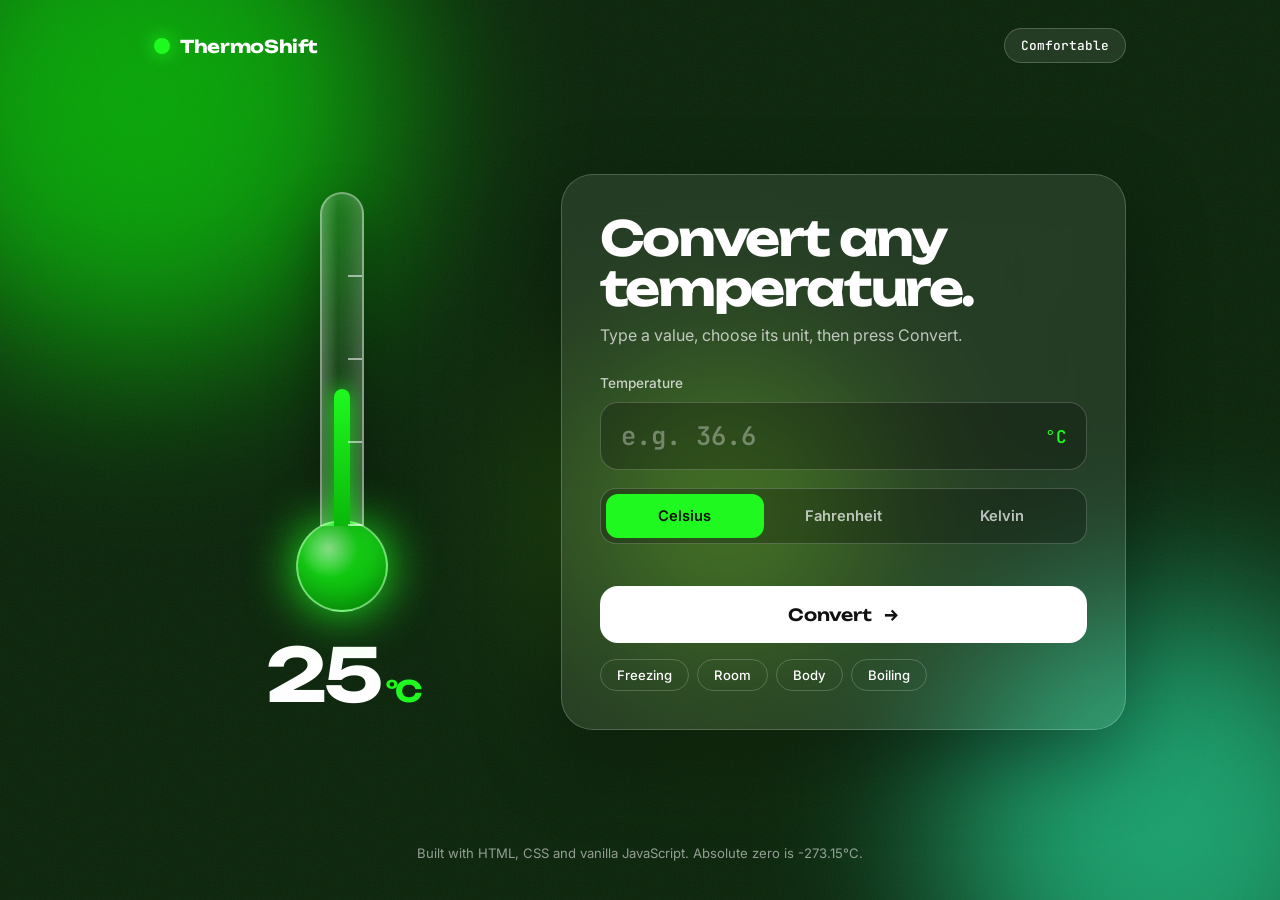
<file: WebDev-L1-TemperatureConverter/index.html>
<!DOCTYPE html>
<html lang="en">
<head>
<meta charset="UTF-8">
<meta name="viewport" content="width=device-width, initial-scale=1">
<title>ThermoShift - Celsius, Fahrenheit and Kelvin converter</title>
<meta name="description" content="ThermoShift converts temperature between Celsius, Fahrenheit and Kelvin with input validation and a live thermometer.">
<link rel="icon" href="data:image/svg+xml,<svg xmlns='http://www.w3.org/2000/svg' viewBox='0 0 100 100'><rect width='100' height='100' rx='26' fill='%23111'/><rect x='42' y='16' width='16' height='48' rx='8' fill='white'/><circle cx='50' cy='70' r='15' fill='%23ff5a36'/></svg>">
<link rel="preconnect" href="https://fonts.googleapis.com">
<link rel="preconnect" href="https://fonts.gstatic.com" crossorigin>
<link href="https://fonts.googleapis.com/css2?family=Unbounded:wght@500;700&family=Inter:wght@400;500;600&family=JetBrains+Mono:wght@500&display=swap" rel="stylesheet">
<link rel="stylesheet" href="style.css">
</head>
<body>
<div class="bg" aria-hidden="true"><span class="orb o1"></span><span class="orb o2"></span><span class="orb o3"></span></div>
<div class="grain" aria-hidden="true"></div>

<main class="app">
  <header class="top">
    <span class="brand"><i></i>ThermoShift</span>
    <span class="status" id="mood">Room temperature</span>
  </header>

  <div class="layout">
    <section class="gauge" aria-hidden="true">
      <div class="therm">
        <div class="tube"><div class="mercury" id="mercury"></div>
          <span class="tick" style="--p:0%"></span><span class="tick" style="--p:25%"></span><span class="tick" style="--p:50%"></span><span class="tick" style="--p:75%"></span><span class="tick" style="--p:100%"></span>
        </div>
        <div class="bulb" id="bulb"></div>
      </div>
      <div class="big"><span id="bigVal">25</span><small id="bigUnit">&deg;C</small></div>
    </section>

    <section class="panel">
      <h1>Convert any<br>temperature.</h1>
      <p class="sub">Type a value, choose its unit, then press Convert.</p>

      <form id="form" novalidate>
        <label class="lbl" for="value">Temperature</label>
        <div class="field">
          <input id="value" name="temperature" type="text" inputmode="decimal" placeholder="e.g. 36.6" autocomplete="off" aria-describedby="error">
          <span class="u" id="uTag">&deg;C</span>
        </div>

        <fieldset class="seg" aria-label="Input unit">
          <legend class="lbl">From unit</legend>
          <input type="radio" name="unit" id="uC" value="C" checked><label for="uC">Celsius</label>
          <input type="radio" name="unit" id="uF" value="F"><label for="uF">Fahrenheit</label>
          <input type="radio" name="unit" id="uK" value="K"><label for="uK">Kelvin</label>
          <span class="thumb" aria-hidden="true"></span>
        </fieldset>

        <p id="error" class="error" role="alert"></p>
        <button class="convert" type="submit"><span>Convert</span><i>&rarr;</i></button>
      </form>

      <div class="presets" aria-label="Quick values">
        <button type="button" data-v="0" data-u="C">Freezing</button>
        <button type="button" data-v="25" data-u="C">Room</button>
        <button type="button" data-v="37" data-u="C">Body</button>
        <button type="button" data-v="100" data-u="C">Boiling</button>
      </div>

      <div id="results" class="results" aria-live="polite" hidden>
        <div class="res" id="boxC"><span>Celsius</span><strong id="rC">-</strong></div>
        <div class="res" id="boxF"><span>Fahrenheit</span><strong id="rF">-</strong></div>
        <div class="res" id="boxK"><span>Kelvin</span><strong id="rK">-</strong></div>
      </div>
    </section>
  </div>
  <footer class="foot">Built with HTML, CSS and vanilla JavaScript. Absolute zero is -273.15&deg;C.</footer>
</main>
<script src="script.js"></script>
</body>
</html>
</file>
<file: WebDev-L1-LandingPage/style.css>
/* ═══════════════════════════════════════════════════════════════════
   FocusFlow — Midnight Blue + Cool Cyan Edition
   Stack  : HTML5, CSS3 (Custom Properties, Flexbox, Grid, Glassmorphism)
   Author : Neel Raj
   ═══════════════════════════════════════════════════════════════════ */

/* ─── 0. DESIGN TOKENS (MIDNIGHT BLUE & COOL CYAN) ───────────────── */
:root {
    /* Exact Palette per Specification */
    --canvas-bg:            #0B1220;  /* Main dark navy background */
    --canvas-bg-alt:        #0E1726;  /* Deep alternate navy */
    --glass-surface:        #151F30;  /* Cards & primary surfaces */
    --glass-bg:             rgba(21, 31, 48, 0.85); /* Translucent surface */
    --glass-bg-subtle:      rgba(21, 31, 48, 0.55);
    --glass-bg-hover:       rgba(27, 40, 62, 0.95);
    --glass-bg-active:      #182438;

    /* Borders & Highlights */
    --border-main:          #1E3A8A;  /* Deep navy-blue borders */
    --border-subtle:        rgba(30, 58, 138, 0.55);
    --border-cyan-glow:     rgba(56, 189, 248, 0.45);

    /* Text Colors */
    --text-primary:         #F8FAFC;  /* Crisp bright text */
    --text-secondary:       #94A3B8;  /* Readable muted slate */
    --text-muted:           #64748B;  /* Dim helper text */
    --text-faint:           #475569;

    /* Accents & Glows */
    --accent-cyan:          #38BDF8;  /* Primary Cool Cyan */
    --accent-cyan-hover:    #7DD3FC;  /* Lighter cyan */
    --accent-cyan-deep:     #0284C7;
    --accent-glow:          #A5F3FC;  /* Subtle cyan glow */
    --accent-emerald:       #10B981;
    --accent-rose:          #F43F5E;

    /* Restrained Glows & Shadows */
    --glow-cyan-btn:        0 0 18px rgba(56, 189, 248, 0.35);
    --glow-cyan-card:       0 0 20px rgba(56, 189, 248, 0.16);
    --glow-ring:            drop-shadow(0 0 8px rgba(56, 189, 248, 0.45));
    --shadow-card:          0 12px 32px rgba(0, 0, 0, 0.35);
    --shadow-floating:      0 20px 45px rgba(0, 0, 0, 0.5);
    --overlay-bg: rgba(11, 18, 32, 0.75);
    --hover-tint: rgba(255, 255, 255, 0.04);
    --shadow-focus:         0 0 0 3px rgba(56, 189, 248, 0.3);

    /* Typography */
    --font-sans: 'Plus Jakarta Sans', system-ui, -apple-system, 'Segoe UI', Roboto, sans-serif;
    --font-mono: 'JetBrains Mono', ui-monospace, monospace;

    /* Radii */
    --radius-sm:   6px;
    --radius-md:   12px;
    --radius-lg:   18px;
    --radius-xl:   24px;
    --radius-full: 9999px;

    /* Transitions */
    --ease-out: cubic-bezier(0.16, 1, 0.3, 1);
    --transition-fast: 0.16s var(--ease-out);
    --transition-base: 0.25s var(--ease-out);
}

/* ─── 1. RESET & BASE ────────────────────────────────────────────── */
*, *::before, *::after {
    margin: 0;
    padding: 0;
    box-sizing: border-box;
}

html {
    scroll-behavior: smooth;
    font-size: 16px;
    -webkit-text-size-adjust: 100%;
    overflow-x: clip;
}

body {
    font-family: var(--font-sans);
    background-color: var(--canvas-bg);
    color: var(--text-primary);
    min-height: 100vh;
    line-height: 1.6;
    overflow-x: clip;
    position: relative;
    -webkit-font-smoothing: antialiased;
}

/* ─── 2. RESTRAINED AMBIENT BACKGROUND ───────────────────────────── */
.ambient-bg {
    position: fixed;
    inset: 0;
    pointer-events: none;
    z-index: 0;
    overflow: hidden;
    contain: strict;
}

.glow-orb {
    position: absolute;
    border-radius: 50%;
    filter: blur(140px);
    opacity: 0.22;
}

.orb-navy {
    width: 650px;
    height: 650px;
    top: -150px;
    left: -150px;
    background: radial-gradient(circle, #1E3A8A 0%, rgba(14, 23, 42, 0.5) 70%, transparent 100%);
}

.orb-cyan {
    width: 550px;
    height: 550px;
    top: 30%;
    right: -150px;
    background: radial-gradient(circle, rgba(56, 189, 248, 0.3) 0%, rgba(30, 58, 138, 0.2) 70%, transparent 100%);
}

.mesh-grid {
    position: absolute;
    inset: 0;
    background-image: radial-gradient(rgba(30, 58, 138, 0.2) 1px, transparent 1px);
    background-size: 32px 32px;
    opacity: 0.4;
    mask-image: radial-gradient(ellipse at 50% 30%, #000 50%, transparent 90%);
    -webkit-mask-image: radial-gradient(ellipse at 50% 30%, #000 50%, transparent 90%);
}

/* ─── 3. HEADER & NAVIGATION ─────────────────────────────────────── */
.glass-header {
    position: sticky;
    top: 14px;
    z-index: 100;
    max-width: 1240px;
    margin: 0 auto;
    padding: 0 1.25rem;
}

.navbar {
    display: flex;
    align-items: center;
    justify-content: space-between;
    padding: 0.75rem 1.4rem;
    border-radius: var(--radius-full);
    background: var(--glass-surface);
    border: 1px solid var(--border-main);
    backdrop-filter: blur(20px);
    -webkit-backdrop-filter: blur(20px);
    box-shadow: var(--shadow-card);
    transition: border-color var(--transition-base), box-shadow var(--transition-base);
}

.navbar:hover {
    border-color: rgba(56, 189, 248, 0.4);
}

.logo {
    display: inline-flex;
    align-items: center;
    gap: 0.5rem;
    text-decoration: none;
    font-weight: 800;
    font-size: 1.22rem;
    color: var(--text-primary);
    letter-spacing: -0.03em;
}

.logo-symbol {
    color: var(--accent-cyan);
    font-size: 1.35rem;
    filter: drop-shadow(0 0 8px rgba(56, 189, 248, 0.5));
    transition: transform var(--transition-base);
}

.logo:hover .logo-symbol {
    transform: rotate(24deg) scale(1.08);
}

.logo-dot {
    color: var(--accent-cyan);
}

.nav-links {
    display: flex;
    align-items: center;
    gap: 1.6rem;
    list-style: none;
}

.nav-link {
    text-decoration: none;
    color: var(--text-secondary);
    font-size: 0.92rem;
    font-weight: 600;
    padding: 0.4rem 0.65rem;
    border-radius: var(--radius-sm);
    transition: color var(--transition-fast), background var(--transition-fast);
}

.nav-link:hover {
    color: var(--accent-cyan);
    background: rgba(56, 189, 248, 0.08);
}

.nav-actions {
    display: flex;
    align-items: center;
    gap: 0.75rem;
}

.cmd-trigger-btn {
    display: inline-flex;
    align-items: center;
    gap: 0.55rem;
    background: var(--overlay-bg);
    border: 1px solid var(--border-main);
    color: var(--text-secondary);
    padding: 0.45rem 0.9rem;
    border-radius: var(--radius-full);
    font-family: inherit;
    font-size: 0.84rem;
    font-weight: 600;
    cursor: pointer;
    transition: all var(--transition-fast);
}

.cmd-trigger-btn:hover {
    background: var(--glass-surface);
    border-color: var(--accent-cyan);
    color: var(--accent-cyan);
    box-shadow: 0 0 12px rgba(56, 189, 248, 0.25);
    transform: translateY(-1px);
}

.cmd-shortcut-badge {
    background: var(--canvas-bg);
    border: 1px solid var(--border-main);
    color: var(--accent-cyan);
    font-family: var(--font-mono);
    font-size: 0.72rem;
    font-weight: 600;
    padding: 0.15rem 0.45rem;
    border-radius: 4px;
    line-height: 1;
}

.nav-toggle {
    display: none;
    flex-direction: column;
    justify-content: center;
    gap: 4px;
    width: 38px;
    height: 38px;
    border-radius: var(--radius-md);
    background: var(--glass-surface);
    border: 1px solid var(--border-main);
    cursor: pointer;
    padding: 8px;
}

.hamburger-line {
    display: block;
    width: 100%;
    height: 2px;
    background-color: var(--text-primary);
    border-radius: 2px;
    transition: transform var(--transition-base), opacity var(--transition-base);
}

/* ─── 4. HERO SECTION ────────────────────────────────────────────── */
.hero-section {
    position: relative;
    z-index: 1;
    max-width: 1240px;
    margin: 0 auto;
    padding: 4.5rem 1.5rem 3.5rem;
    display: flex;
    flex-direction: column;
    align-items: center;
    text-align: center;
}

.hero-content {
    max-width: 780px;
    display: flex;
    flex-direction: column;
    align-items: center;
    margin-bottom: 3.5rem;
}

.tagline-pill {
    display: inline-flex;
    align-items: center;
    gap: 0.6rem;
    padding: 0.35rem 0.95rem;
    border-radius: var(--radius-full);
    background: var(--glass-surface);
    border: 1px solid var(--border-main);
    box-shadow: 0 4px 15px rgba(0, 0, 0, 0.25);
    font-size: 0.82rem;
    font-weight: 700;
    color: var(--accent-cyan);
    letter-spacing: 0.02em;
    margin-bottom: 1.5rem;
}

.pulse-dot {
    width: 8px;
    height: 8px;
    border-radius: 50%;
    background: var(--accent-cyan);
    box-shadow: 0 0 0 0 rgba(56, 189, 248, 0.6);
    animation: pulseCyan 2s infinite;
}

@keyframes pulseCyan {
    0%   { box-shadow: 0 0 0 0 rgba(56, 189, 248, 0.7); }
    70%  { box-shadow: 0 0 0 8px rgba(56, 189, 248, 0); }
    100% { box-shadow: 0 0 0 0 rgba(56, 189, 248, 0); }
}

.hero-heading {
    font-size: clamp(2.4rem, 5.5vw, 4.2rem);
    font-weight: 800;
    line-height: 1.1;
    letter-spacing: -0.04em;
    color: var(--text-primary);
    margin-bottom: 1.25rem;
}

.cyan-accent-text {
    color: var(--accent-cyan);
    text-shadow: 0 0 24px rgba(56, 189, 248, 0.35);
}

.hero-subheading {
    font-size: clamp(1.05rem, 2vw, 1.25rem);
    color: var(--text-secondary);
    max-width: 620px;
    line-height: 1.65;
    margin-bottom: 2.2rem;
}

.hero-cta-group {
    display: flex;
    align-items: center;
    justify-content: center;
    gap: 1rem;
    flex-wrap: wrap;
    margin-bottom: 1.6rem;
}

.btn-primary, .btn-secondary {
    display: inline-flex;
    align-items: center;
    gap: 0.6rem;
    padding: 0.85rem 1.8rem;
    border-radius: var(--radius-full);
    font-family: inherit;
    font-size: 0.96rem;
    font-weight: 700;
    text-decoration: none;
    cursor: pointer;
    transition: transform var(--transition-fast), box-shadow var(--transition-fast), background var(--transition-fast), border-color var(--transition-fast);
}

.btn-primary {
    background: var(--accent-cyan);
    color: #0B1220;
    border: 1px solid var(--accent-glow);
    box-shadow: var(--glow-cyan-btn);
}

.btn-primary:hover {
    background: var(--accent-cyan-hover);
    transform: translateY(-2px);
    box-shadow: 0 0 26px rgba(56, 189, 248, 0.55);
}

.btn-secondary {
    background: var(--glass-surface);
    color: var(--text-primary);
    border: 1px solid var(--border-main);
    box-shadow: var(--shadow-card);
}

.btn-secondary:hover {
    background: #1A2840;
    border-color: var(--accent-cyan);
    color: var(--accent-cyan);
    transform: translateY(-2px);
}

.hero-shortcut-hint {
    font-size: 0.85rem;
    color: var(--text-muted);
}

.hero-shortcut-hint kbd {
    background: var(--glass-surface);
    border: 1px solid var(--border-main);
    color: var(--accent-cyan);
    font-family: var(--font-mono);
    font-size: 0.76rem;
    padding: 0.12rem 0.4rem;
    border-radius: 4px;
}

/* ─── 5. INTERACTIVE DASHBOARD SUITE ─────────────────────────────── */
.dashboard-wrapper {
    width: 100%;
    max-width: 1140px;
}

.frosted-window {
    border-radius: var(--radius-xl);
    background: var(--glass-surface);
    border: 1px solid var(--border-main);
    box-shadow: var(--shadow-floating);
    overflow: hidden;
    position: relative;
    transition: border-color var(--transition-base), box-shadow var(--transition-base);
}

.window-header {
    display: flex;
    align-items: center;
    justify-content: space-between;
    padding: 1rem 1.6rem;
    background: var(--canvas-bg-alt);
    border-bottom: 1px solid var(--border-main);
}

.window-controls {
    display: flex;
    align-items: center;
    gap: 7px;
}

.ctrl-dot {
    width: 12px;
    height: 12px;
    border-radius: 50%;
}

.dot-close { background: #ef4444; }
.dot-min   { background: #f59e0b; }
.dot-max   { background: #10b981; }

.window-title-wrap {
    display: flex;
    align-items: center;
    gap: 0.45rem;
    font-size: 0.88rem;
    font-weight: 700;
    color: var(--text-secondary);
}

.window-meta {
    font-family: var(--font-mono);
    font-size: 0.78rem;
    color: var(--accent-cyan);
}

.window-body {
    display: grid;
    grid-template-columns: 1fr 1.15fr;
    gap: 1.5rem;
    padding: 1.8rem;
    background: var(--canvas-bg);
}

/* Suite Panel Base */
.suite-panel {
    border-radius: var(--radius-lg);
    background: var(--glass-surface);
    border: 1px solid var(--border-main);
    padding: 1.6rem;
    display: flex;
    flex-direction: column;
    box-shadow: var(--shadow-card);
    transition: border-color var(--transition-fast), box-shadow var(--transition-fast);
}

.suite-panel:hover {
    border-color: rgba(56, 189, 248, 0.4);
    box-shadow: var(--glow-cyan-card);
}

.panel-header {
    display: flex;
    align-items: center;
    justify-content: space-between;
    margin-bottom: 1.25rem;
}

.panel-title {
    font-size: 1.15rem;
    font-weight: 700;
    color: var(--text-primary);
    display: flex;
    align-items: center;
    gap: 0.5rem;
    letter-spacing: -0.02em;
}

/* ─── 6. TIMER PANEL ─────────────────────────────────────────────── */
.sound-toggle-btn {
    display: inline-flex;
    align-items: center;
    gap: 0.35rem;
    background: var(--canvas-bg);
    border: 1px solid var(--border-main);
    padding: 0.3rem 0.65rem;
    border-radius: var(--radius-full);
    font-family: inherit;
    font-size: 0.75rem;
    font-weight: 600;
    color: var(--text-secondary);
    cursor: pointer;
    transition: all var(--transition-fast);
}

.sound-toggle-btn:hover {
    color: var(--accent-cyan);
    border-color: var(--accent-cyan);
}

.sound-toggle-btn.muted {
    color: var(--text-muted);
    border-color: var(--border-light);
    opacity: 0.8;
}

.timer-mode-selector {
    display: grid;
    grid-template-columns: repeat(4, 1fr);
    gap: 6px;
    background: var(--canvas-bg);
    padding: 4px;
    border-radius: var(--radius-md);
    border: 1px solid var(--border-main);
    margin-bottom: 1.25rem;
}

.mode-btn {
    background: transparent;
    border: none;
    padding: 0.45rem 0.35rem;
    border-radius: var(--radius-sm);
    font-family: inherit;
    font-size: 0.8rem;
    font-weight: 600;
    color: var(--text-secondary);
    cursor: pointer;
    transition: all var(--transition-fast);
    text-align: center;
}

.mode-btn.active {
    background: var(--glass-surface);
    color: var(--accent-cyan);
    border: 1px solid var(--border-main);
    box-shadow: 0 0 10px rgba(56, 189, 248, 0.2);
}

/* ─── CUSTOM TIMER SETTINGS PANEL ─── */
.custom-timer-panel {
    background: var(--canvas-bg-alt);
    border: 1px solid var(--border-main);
    border-radius: var(--radius-md);
    padding: 1.1rem 1.25rem;
    margin-bottom: 1.25rem;
    box-shadow: 0 8px 24px rgba(11, 18, 32, 0.7), inset 0 0 12px rgba(56, 189, 248, 0.04);
}

.custom-panel-top {
    display: flex;
    justify-content: space-between;
    align-items: center;
    margin-bottom: 0.85rem;
}

.custom-panel-title {
    font-size: 0.82rem;
    font-weight: 700;
    text-transform: uppercase;
    letter-spacing: 0.06em;
    color: var(--accent-cyan);
}

.btn-close-custom {
    background: transparent;
    border: none;
    color: var(--text-muted);
    cursor: pointer;
    font-size: 0.95rem;
    line-height: 1;
    padding: 0.2rem 0.4rem;
    border-radius: var(--radius-sm);
    transition: color var(--transition-fast);
}

.btn-close-custom:hover {
    color: var(--text-primary);
}

.custom-inputs-wrap {
    display: flex;
    align-items: center;
    justify-content: center;
    gap: 0.65rem;
    margin-bottom: 0.5rem;
}

.custom-field {
    display: flex;
    flex-direction: column;
    align-items: center;
    gap: 0.25rem;
}

.custom-field-label {
    font-size: 0.72rem;
    color: var(--text-secondary);
    font-weight: 600;
    text-transform: uppercase;
    letter-spacing: 0.04em;
}

.custom-time-input {
    width: 76px;
    background: var(--canvas-bg);
    border: 1.5px solid var(--border-main);
    border-radius: var(--radius-sm);
    padding: 0.45rem 0.5rem;
    font-family: var(--font-mono);
    font-size: 1.25rem;
    font-weight: 700;
    color: var(--text-primary);
    text-align: center;
    outline: none;
    transition: border-color var(--transition-fast), box-shadow var(--transition-fast);
}

.custom-time-input:focus {
    border-color: var(--accent-cyan);
    box-shadow: var(--shadow-focus);
}

.custom-time-input::-webkit-inner-spin-button,
.custom-time-input::-webkit-outer-spin-button {
    opacity: 0.4;
}

.custom-separator {
    font-family: var(--font-mono);
    font-size: 1.4rem;
    font-weight: 700;
    color: var(--accent-cyan);
    margin-top: 1rem;
}

.custom-timer-error {
    font-size: 0.76rem;
    color: #f87171;
    text-align: center;
    min-height: 1rem;
    margin-bottom: 0.6rem;
    line-height: 1.3;
}

.custom-panel-actions {
    display: flex;
    gap: 0.6rem;
}

.btn-custom-start {
    flex: 2;
    background: var(--accent-cyan);
    color: #0B1220;
    border: none;
    border-radius: var(--radius-sm);
    padding: 0.55rem 0.8rem;
    font-family: inherit;
    font-size: 0.85rem;
    font-weight: 700;
    cursor: pointer;
    transition: all var(--transition-fast);
}

.btn-custom-start:hover {
    background: var(--accent-cyan-hover);
    box-shadow: 0 4px 14px rgba(56, 189, 248, 0.4);
    transform: translateY(-1px);
}

.btn-custom-cancel {
    flex: 1;
    background: transparent;
    color: var(--text-secondary);
    border: 1px solid var(--border-main);
    border-radius: var(--radius-sm);
    padding: 0.55rem 0.8rem;
    font-family: inherit;
    font-size: 0.85rem;
    font-weight: 600;
    cursor: pointer;
    transition: all var(--transition-fast);
}

.btn-custom-cancel:hover {
    color: var(--text-primary);
    border-color: var(--border-light);
    background: var(--hover-tint);
}

.timer-visual-wrap {
    display: flex;
    justify-content: center;
    align-items: center;
    margin: 0.5rem 0 1.5rem;
}

.timer-dial {
    position: relative;
    width: 210px;
    height: 210px;
    display: flex;
    align-items: center;
    justify-content: center;
}

.progress-ring {
    width: 100%;
    height: 100%;
    transform: rotate(-90deg);
}

.ring-bg {
    fill: none;
    stroke: var(--canvas-bg-alt);
    stroke-width: 10;
}

.ring-fill {
    fill: none;
    stroke: var(--accent-cyan);
    stroke-width: 10;
    stroke-linecap: round;
    stroke-dasharray: 628.3; /* 2 * PI * 100 */
    stroke-dashoffset: 0;
    filter: var(--glow-ring);
    transition: stroke-dashoffset 0.5s ease, stroke var(--transition-base);
}

.dial-content {
    position: absolute;
    display: flex;
    flex-direction: column;
    align-items: center;
    justify-content: center;
}

.time-display {
    font-family: var(--font-mono);
    font-size: 2.85rem;
    font-weight: 700;
    color: var(--text-primary);
    letter-spacing: -0.04em;
    line-height: 1;
    margin-bottom: 0.25rem;
}

.session-label {
    font-size: 0.78rem;
    font-weight: 600;
    color: var(--accent-cyan);
    text-transform: uppercase;
    letter-spacing: 0.08em;
}

.timer-controls {
    display: flex;
    gap: 0.75rem;
    margin-bottom: 1.4rem;
}

.timer-btn {
    flex: 1;
    display: inline-flex;
    align-items: center;
    justify-content: center;
    gap: 0.5rem;
    padding: 0.8rem 1rem;
    border-radius: var(--radius-md);
    font-family: inherit;
    font-size: 0.94rem;
    font-weight: 700;
    cursor: pointer;
    transition: all var(--transition-fast);
}

.btn-timer-primary {
    background: var(--accent-cyan);
    color: #0B1220;
    border: none;
    box-shadow: var(--glow-cyan-btn);
}

.btn-timer-primary:hover {
    background: var(--accent-cyan-hover);
    transform: translateY(-1px);
    box-shadow: 0 0 24px rgba(56, 189, 248, 0.5);
}

.btn-timer-secondary {
    background: var(--canvas-bg);
    color: var(--text-secondary);
    border: 1px solid var(--border-main);
}

.btn-timer-secondary:hover {
    background: var(--glass-surface);
    color: var(--text-primary);
    border-color: var(--accent-cyan);
    transform: translateY(-1px);
}

.session-stats-bar {
    display: flex;
    align-items: center;
    justify-content: space-between;
    padding-top: 1rem;
    border-top: 1px solid var(--border-main);
    font-size: 0.82rem;
    color: var(--text-secondary);
}

.stats-counter {
    font-family: var(--font-mono);
    font-weight: 700;
    color: var(--accent-cyan);
    font-size: 0.95rem;
}

.pomo-dots {
    display: flex;
    gap: 5px;
}

.pomo-dot {
    width: 8px;
    height: 8px;
    border-radius: 50%;
    background: var(--border-main);
    transition: background var(--transition-base);
}

.pomo-dot.filled {
    background: var(--accent-cyan);
    box-shadow: 0 0 8px rgba(56, 189, 248, 0.7);
}

/* ─── 7. TASK MANAGER PANEL ──────────────────────────────────────── */
.task-badge {
    background: rgba(56, 189, 248, 0.12);
    color: var(--accent-cyan);
    font-family: var(--font-mono);
    font-size: 0.74rem;
    font-weight: 700;
    padding: 0.25rem 0.6rem;
    border-radius: var(--radius-full);
    border: 1px solid var(--border-main);
}

.task-progress-box {
    background: var(--canvas-bg);
    border: 1px solid var(--border-main);
    border-radius: var(--radius-md);
    padding: 0.8rem 1rem;
    margin-bottom: 1.25rem;
}

.progress-header {
    display: flex;
    justify-content: space-between;
    font-size: 0.78rem;
    font-weight: 700;
    color: var(--text-secondary);
    margin-bottom: 0.45rem;
}

.progress-percentage {
    color: var(--accent-cyan);
    font-family: var(--font-mono);
}

.progress-track {
    width: 100%;
    height: 8px;
    background: var(--glass-surface);
    border-radius: var(--radius-full);
    overflow: hidden;
    border: 1px solid var(--border-main);
}

.progress-fill {
    height: 100%;
    background: var(--accent-cyan);
    box-shadow: 0 0 10px rgba(56, 189, 248, 0.5);
    border-radius: var(--radius-full);
    transition: width 0.4s var(--ease-out);
}

.task-form {
    margin-bottom: 1.15rem;
}

.task-input-wrapper {
    display: flex;
    gap: 0.5rem;
    position: relative;
}

.task-input {
    flex: 1;
    background: var(--canvas-bg);
    border: 1.5px solid var(--border-main);
    border-radius: var(--radius-md);
    padding: 0.75rem 1rem;
    font-family: inherit;
    font-size: 0.92rem;
    color: var(--text-primary);
    outline: none;
    transition: border-color var(--transition-fast), box-shadow var(--transition-fast);
}

.task-input::placeholder {
    color: var(--text-faint);
}

.task-input:focus {
    border-color: var(--accent-cyan);
    box-shadow: var(--shadow-focus);
}

.task-add-btn {
    display: inline-flex;
    align-items: center;
    gap: 0.35rem;
    background: var(--accent-cyan);
    color: #0B1220;
    border: none;
    border-radius: var(--radius-md);
    padding: 0.75rem 1.1rem;
    font-family: inherit;
    font-size: 0.88rem;
    font-weight: 700;
    cursor: pointer;
    box-shadow: 0 0 12px rgba(56, 189, 248, 0.3);
    transition: background var(--transition-fast), transform var(--transition-fast);
}

.task-add-btn:hover {
    background: var(--accent-cyan-hover);
    transform: translateY(-1px);
}

.task-list-container {
    flex: 1;
    min-height: 220px;
    max-height: 280px;
    overflow-y: auto;
    padding-right: 4px;
    margin-bottom: 1rem;
}

.task-list-container::-webkit-scrollbar {
    width: 5px;
}
.task-list-container::-webkit-scrollbar-track {
    background: transparent;
}
.task-list-container::-webkit-scrollbar-thumb {
    background: var(--border-main);
    border-radius: 4px;
}

.task-items-list {
    list-style: none;
    display: flex;
    flex-direction: column;
    gap: 8px;
}

.task-item {
    display: flex;
    align-items: center;
    justify-content: space-between;
    gap: 0.75rem;
    background: var(--canvas-bg-alt);
    border: 1px solid var(--border-main);
    border-radius: var(--radius-md);
    padding: 0.7rem 0.9rem;
    transition: all var(--transition-fast);
}

.task-item:hover {
    border-color: var(--accent-cyan);
    transform: translateX(2px);
    box-shadow: 0 0 12px rgba(56, 189, 248, 0.15);
}

.task-left {
    display: flex;
    align-items: center;
    gap: 0.75rem;
    flex: 1;
    min-width: 0;
}

.custom-checkbox {
    width: 20px;
    height: 20px;
    border-radius: 6px;
    border: 2px solid var(--border-main);
    background: transparent;
    cursor: pointer;
    display: flex;
    align-items: center;
    justify-content: center;
    flex-shrink: 0;
    transition: all var(--transition-fast);
    padding: 0;
}

.custom-checkbox:hover {
    border-color: var(--accent-cyan);
}

.custom-checkbox.checked {
    background: var(--accent-cyan);
    border-color: var(--accent-cyan);
    box-shadow: 0 0 8px rgba(56, 189, 248, 0.5);
}

.custom-checkbox.checked::after {
    content: "✓";
    color: #0B1220;
    font-size: 0.8rem;
    font-weight: 800;
}

.task-title-text {
    font-size: 0.92rem;
    font-weight: 600;
    color: var(--text-primary);
    white-space: nowrap;
    overflow: hidden;
    text-overflow: ellipsis;
    transition: color var(--transition-fast), text-decoration var(--transition-fast);
}

.task-item.completed .task-title-text {
    color: var(--text-faint);
    text-decoration: line-through;
}

.task-item.completed {
    opacity: 0.7;
    background: var(--canvas-bg);
}

.task-delete-btn {
    background: transparent;
    border: none;
    color: var(--text-muted);
    font-size: 1.1rem;
    cursor: pointer;
    padding: 0.2rem 0.4rem;
    border-radius: 4px;
    line-height: 1;
    opacity: 0.6;
    transition: opacity var(--transition-fast), color var(--transition-fast);
}

.task-item:hover .task-delete-btn {
    opacity: 1;
}

.task-delete-btn:hover {
    color: #ef4444;
}

.empty-tasks-state {
    text-align: center;
    padding: 2.2rem 1rem;
    color: var(--text-secondary);
}

.empty-icon {
    font-size: 2rem;
    display: block;
    margin-bottom: 0.5rem;
    color: var(--accent-cyan);
}

.empty-title {
    font-weight: 700;
    color: var(--text-primary);
    font-size: 1rem;
}

.empty-subtitle {
    font-size: 0.82rem;
    color: var(--text-muted);
}

.task-footer {
    display: flex;
    align-items: center;
    justify-content: space-between;
    padding-top: 0.75rem;
    border-top: 1px solid var(--border-main);
    font-size: 0.8rem;
    color: var(--text-secondary);
}

.btn-clear-completed {
    background: transparent;
    border: none;
    color: var(--text-muted);
    font-family: inherit;
    font-size: 0.8rem;
    font-weight: 600;
    cursor: pointer;
    transition: color var(--transition-fast);
}

.btn-clear-completed:hover {
    color: var(--accent-cyan);
}

/* ─── 8. FEATURES SECTION ────────────────────────────────────────── */
.features-section {
    position: relative;
    z-index: 1;
    max-width: 1240px;
    margin: 0 auto;
    padding: 5rem 1.5rem;
}

.section-container {
    display: flex;
    flex-direction: column;
    align-items: center;
}

.section-header {
    text-align: center;
    max-width: 650px;
    margin-bottom: 3.5rem;
}

.section-tagline {
    font-size: 0.78rem;
    font-weight: 700;
    text-transform: uppercase;
    letter-spacing: 0.12em;
    color: var(--accent-cyan);
    display: block;
    margin-bottom: 0.5rem;
}

.section-heading {
    font-size: clamp(2rem, 4vw, 2.8rem);
    font-weight: 800;
    letter-spacing: -0.03em;
    color: var(--text-primary);
    margin-bottom: 0.8rem;
}

.section-subheading {
    color: var(--text-secondary);
    font-size: 1.05rem;
}

.features-grid {
    display: grid;
    grid-template-columns: repeat(4, 1fr);
    gap: 1.5rem;
    width: 100%;
}

.glass-feature-card {
    background: var(--glass-surface);
    border: 1px solid var(--border-main);
    border-radius: var(--radius-lg);
    padding: 2rem 1.6rem;
    box-shadow: var(--shadow-card);
    transition: transform var(--transition-base), box-shadow var(--transition-base), border-color var(--transition-base);
}

.glass-feature-card:hover {
    transform: translateY(-5px);
    box-shadow: var(--glow-cyan-card);
    border-color: var(--accent-cyan);
}

.feature-icon-wrap {
    font-size: 2.2rem;
    margin-bottom: 1.25rem;
    display: inline-block;
}

.feature-title {
    font-size: 1.15rem;
    font-weight: 700;
    color: var(--text-primary);
    letter-spacing: -0.02em;
    margin-bottom: 0.6rem;
}

.feature-description {
    color: var(--text-secondary);
    font-size: 0.92rem;
    line-height: 1.65;
}

/* ─── 9. CONTACT SECTION ─────────────────────────────────────────── */
.contact-section {
    position: relative;
    z-index: 1;
    max-width: 1240px;
    margin: 0 auto;
    padding: 4.5rem 1.5rem 3.5rem;
}

.contact-card-compact {
    width: 100%;
    max-width: 680px;
    margin: 0 auto;
    text-align: center;
    background: var(--glass-surface);
    border: 1px solid var(--border-main);
    border-radius: var(--radius-xl);
    padding: 3rem 2.2rem;
    box-shadow: var(--shadow-floating);
    transition: border-color var(--transition-base), box-shadow var(--transition-base), transform var(--transition-base);
}

.contact-card-compact:hover {
    border-color: rgba(56, 189, 248, 0.4);
    box-shadow: 0 16px 40px rgba(11, 18, 32, 0.8), 0 0 24px rgba(56, 189, 248, 0.12);
}

.contact-card-compact .section-tagline {
    margin-bottom: 0.5rem;
}

.contact-card-compact .section-heading {
    font-size: clamp(1.8rem, 3.5vw, 2.2rem);
    margin-bottom: 0.75rem;
}

.contact-subheading {
    color: var(--text-secondary);
    font-size: 1rem;
    max-width: 480px;
    margin: 0 auto 2rem auto;
    line-height: 1.6;
}

.contact-action-wrap {
    display: flex;
    justify-content: center;
    align-items: center;
    margin-bottom: 1.5rem;
}

.contact-button {
    display: inline-flex;
    align-items: center;
    justify-content: center;
    gap: 0.65rem;
    background: var(--accent-cyan);
    color: #0B1220;
    padding: 0.9rem 2.25rem;
    border-radius: var(--radius-md);
    font-family: inherit;
    font-size: 1rem;
    font-weight: 700;
    text-decoration: none;
    cursor: pointer;
    border: 1px solid transparent;
    transition: background var(--transition-fast), transform var(--transition-fast), box-shadow var(--transition-fast), border-color var(--transition-fast);
    box-shadow: 0 4px 18px rgba(56, 189, 248, 0.28);
}

.contact-button:hover {
    background: var(--accent-cyan-hover);
    transform: translateY(-2px);
    box-shadow: 0 8px 28px rgba(56, 189, 248, 0.45), 0 0 18px var(--accent-cyan-glow);
    color: #0B1220;
}

.contact-button:hover .btn-arrow {
    transform: translateX(4px);
}

.contact-button:focus-visible {
    outline: none;
    box-shadow: var(--shadow-focus), 0 0 18px var(--accent-cyan-glow);
}

.contact-button .btn-arrow {
    font-size: 1.1rem;
    display: inline-block;
    transition: transform var(--transition-fast);
}

.contact-direct-hint {
    font-size: 0.88rem;
    color: var(--text-muted);
    margin: 0;
}

.contact-email-link {
    color: var(--accent-cyan);
    text-decoration: none;
    font-weight: 600;
    transition: color var(--transition-fast), text-shadow var(--transition-fast);
}

.contact-email-link:hover {
    color: var(--accent-cyan-hover);
    text-shadow: 0 0 8px rgba(56, 189, 248, 0.4);
}

/* ─── 10. PROFESSIONAL FOOTER ────────────────────────────────────── */
.glass-footer {
    position: relative;
    z-index: 1;
    max-width: 1240px;
    margin: 0 auto;
    padding: 4rem 1.5rem 2.5rem;
    border-top: 1px solid var(--border-main);
}

.footer-container {
    display: flex;
    flex-direction: column;
    gap: 2.5rem;
}

.footer-top {
    display: grid;
    grid-template-columns: 1.6fr 1fr 1fr;
    gap: 3rem;
}

.footer-brand {
    max-width: 380px;
}

.footer-tagline {
    margin-top: 0.75rem;
    font-size: 0.9rem;
    color: var(--text-secondary);
    line-height: 1.6;
}

.footer-contact-pill {
    display: inline-flex;
    align-items: center;
    gap: 0.5rem;
    margin-top: 1.2rem;
    padding: 0.4rem 0.85rem;
    border-radius: var(--radius-full);
    background: var(--canvas-bg);
    border: 1px solid var(--border-main);
}

.footer-contact-icon {
    color: var(--accent-cyan);
    font-size: 0.9rem;
}

.footer-email-link {
    color: var(--accent-cyan);
    text-decoration: none;
    font-size: 0.85rem;
    font-weight: 600;
    transition: color var(--transition-fast);
}

.footer-email-link:hover {
    color: var(--accent-cyan-hover);
    text-decoration: underline;
}

.shortcuts-title {
    font-size: 0.88rem;
    font-weight: 700;
    color: var(--text-primary);
    margin-bottom: 0.9rem;
    text-transform: uppercase;
    letter-spacing: 0.06em;
}

.footer-nav-list, .shortcuts-list {
    list-style: none;
    display: flex;
    flex-direction: column;
    gap: 0.55rem;
    font-size: 0.86rem;
    color: var(--text-secondary);
}

.footer-nav-list a {
    color: var(--text-secondary);
    text-decoration: none;
    transition: color var(--transition-fast);
}

.footer-nav-list a:hover {
    color: var(--accent-cyan);
}

.shortcuts-list kbd {
    background: var(--canvas-bg);
    border: 1px solid var(--border-main);
    color: var(--accent-cyan);
    padding: 0.15rem 0.4rem;
    border-radius: 4px;
    font-family: var(--font-mono);
    font-size: 0.74rem;
}

.footer-bottom {
    display: flex;
    justify-content: space-between;
    align-items: center;
    flex-wrap: wrap;
    gap: 1rem;
    padding-top: 1.8rem;
    border-top: 1px solid var(--border-main);
    font-size: 0.84rem;
    color: var(--text-muted);
}

.footer-links {
    display: flex;
    gap: 1.5rem;
    flex-wrap: wrap;
}

.footer-links a {
    text-decoration: none;
    color: var(--text-muted);
    transition: color var(--transition-fast);
}

.footer-links a:hover {
    color: var(--accent-cyan);
}

/* ─── 11. COMMAND PALETTE MODAL ──────────────────────────────────── */
.cmd-palette-backdrop {
    position: fixed;
    inset: 0;
    z-index: 1000;
    background: var(--overlay-bg);
    backdrop-filter: blur(10px);
    -webkit-backdrop-filter: blur(10px);
    display: flex;
    align-items: flex-start;
    justify-content: center;
    padding: 5rem 1rem 2rem;
    animation: fadeIn 0.2s var(--ease-out);
}

.cmd-palette-backdrop[hidden] {
    display: none;
}

@keyframes fadeIn {
    from { opacity: 0; }
    to { opacity: 1; }
}

.cmd-palette-card {
    width: 100%;
    max-width: 620px;
    background: var(--glass-surface);
    border: 1px solid var(--border-main);
    border-radius: var(--radius-lg);
    box-shadow: var(--shadow-floating);
    overflow: hidden;
    animation: scaleIn 0.22s var(--ease-out);
}

@keyframes scaleIn {
    from { transform: translateY(-16px) scale(0.97); opacity: 0; }
    to { transform: translateY(0) scale(1); opacity: 1; }
}

.cmd-search-bar {
    display: flex;
    align-items: center;
    gap: 0.8rem;
    padding: 1.1rem 1.4rem;
    border-bottom: 1px solid var(--border-main);
    background: var(--canvas-bg-alt);
}

.cmd-icon-left {
    font-size: 1.1rem;
    color: var(--accent-cyan);
}

.cmd-search-input {
    flex: 1;
    border: none;
    outline: none;
    font-family: inherit;
    font-size: 1.05rem;
    color: var(--text-primary);
    background: transparent;
}

.cmd-search-input::placeholder {
    color: var(--text-muted);
}

.cmd-esc-badge {
    background: var(--canvas-bg);
    border: 1px solid var(--border-main);
    color: var(--accent-cyan);
    font-family: var(--font-mono);
    font-size: 0.72rem;
    font-weight: 700;
    padding: 0.2rem 0.5rem;
    border-radius: 6px;
    cursor: pointer;
}

.cmd-results-area {
    max-height: 340px;
    overflow-y: auto;
    padding: 0.5rem;
}

.cmd-group-label {
    font-size: 0.72rem;
    font-weight: 700;
    text-transform: uppercase;
    letter-spacing: 0.08em;
    color: var(--accent-cyan);
    padding: 0.6rem 0.8rem 0.3rem;
}

.cmd-item {
    display: flex;
    align-items: center;
    justify-content: space-between;
    padding: 0.75rem 0.9rem;
    border-radius: var(--radius-md);
    cursor: pointer;
    font-size: 0.94rem;
    font-weight: 600;
    color: var(--text-secondary);
    transition: all var(--transition-fast);
}

.cmd-item-left {
    display: flex;
    align-items: center;
    gap: 0.7rem;
}

.cmd-item-icon {
    font-size: 1.1rem;
}

.cmd-item.active {
    background: rgba(56, 189, 248, 0.12);
    color: var(--accent-cyan);
}

.cmd-item-badge {
    font-family: var(--font-mono);
    font-size: 0.72rem;
    color: var(--accent-cyan);
    background: var(--canvas-bg);
    border: 1px solid var(--border-main);
    padding: 0.15rem 0.45rem;
    border-radius: 4px;
}

.cmd-empty-message {
    padding: 2rem 1rem;
    text-align: center;
    color: var(--text-muted);
    font-size: 0.9rem;
}

.cmd-footer-hints {
    display: flex;
    align-items: center;
    gap: 1.2rem;
    padding: 0.7rem 1.4rem;
    background: var(--canvas-bg-alt);
    border-top: 1px solid var(--border-main);
    font-size: 0.76rem;
    color: var(--text-muted);
}

.cmd-footer-hints kbd {
    background: var(--canvas-bg);
    border: 1px solid var(--border-main);
    font-family: var(--font-mono);
    padding: 0.1rem 0.35rem;
    border-radius: 4px;
}

/* ─── 12. NOTIFICATION TOAST ─────────────────────────────────────── */
.toast-notification {
    position: fixed;
    bottom: 24px;
    right: 24px;
    z-index: 1100;
    display: inline-flex;
    align-items: center;
    gap: 0.65rem;
    padding: 0.85rem 1.3rem;
    border-radius: var(--radius-full);
    background: var(--glass-surface);
    color: var(--text-primary);
    border: 1px solid var(--border-main);
    box-shadow: var(--shadow-floating);
    font-size: 0.88rem;
    font-weight: 600;
    transform: translateY(100px);
    opacity: 0;
    pointer-events: none;
    transition: transform 0.35s var(--ease-out), opacity 0.35s var(--ease-out);
}

.toast-notification.show {
    transform: translateY(0);
    opacity: 1;
    pointer-events: auto;
    box-shadow: 0 0 20px rgba(56, 189, 248, 0.25);
    border-color: var(--accent-cyan);
}

/* ─── 13. ACCESSIBILITY & FOCUS VISIBLE ──────────────────────────── */
:focus-visible {
    outline: 2px solid var(--accent-cyan);
    outline-offset: 3px;
}

.custom-checkbox:focus-visible {
    outline: 2px solid var(--accent-cyan);
    outline-offset: 2px;
}

/* ─── 14. RESPONSIVE BREAKPOINTS ─────────────────────────────────── */
@media (max-width: 1024px) {
    .features-grid {
        grid-template-columns: repeat(2, 1fr);
    }
    .footer-top {
        grid-template-columns: 1.5fr 1fr;
    }
}

@media (max-width: 900px) {
    .nav-toggle {
        display: flex;
    }
    .nav-center {
        position: absolute;
        top: calc(100% + 10px);
        left: 1.25rem;
        right: 1.25rem;
        background: var(--glass-surface);
        border: 1px solid var(--border-main);
        border-radius: var(--radius-lg);
        padding: 1.25rem;
        box-shadow: var(--shadow-floating);
        display: none;
        flex-direction: column;
    }
    .nav-center.open {
        display: flex;
    }
    .nav-links {
        flex-direction: column;
        align-items: flex-start;
        gap: 0.75rem;
        width: 100%;
    }
    .nav-link {
        width: 100%;
        padding: 0.6rem 0.8rem;
    }
    .window-body {
        grid-template-columns: 1fr;
        gap: 1.25rem;
        padding: 1.4rem;
    }
}

@media (max-width: 680px) {
    .glass-header {
        top: 8px;
        padding: 0 0.75rem;
    }
    .navbar {
        padding: 0.6rem 1rem;
    }
    .logo-text {
        font-size: 1.1rem;
    }
    .cmd-trigger-text {
        display: none;
    }
    .cmd-trigger-btn {
        padding: 0.4rem 0.6rem;
    }
    .hero-section {
        padding: 2.5rem 0.75rem 2rem;
    }
    .hero-heading {
        font-size: 2.1rem;
    }
    .hero-cta-group {
        flex-direction: column;
        width: 100%;
    }
    .btn-primary, .btn-secondary {
        width: 100%;
        justify-content: center;
    }
    .window-header {
        padding: 0.8rem 1rem;
    }
    .window-title {
        font-size: 0.8rem;
    }
    .window-meta {
        display: none;
    }
    .window-body {
        padding: 0.85rem;
        gap: 1rem;
    }
    .suite-panel {
        padding: 1.15rem 0.9rem;
    }
    .timer-mode-selector {
        grid-template-columns: repeat(2, 1fr);
        gap: 6px;
    }
    .timer-dial {
        width: 175px;
        height: 175px;
    }
    .time-display {
        font-size: 2.3rem;
    }
    .timer-controls {
        flex-direction: column;
    }
    .features-grid {
        grid-template-columns: 1fr;
    }
    .features-section, .contact-section {
        padding: 3rem 0.75rem;
    }
    .contact-card-compact {
        padding: 2.2rem 1.25rem;
    }
    .contact-button {
        width: 100%;
        max-width: 280px;
    }
    .toast-notification {
        right: 12px;
        left: 12px;
        max-width: calc(100vw - 24px);
        justify-content: center;
    }
    .footer-top {
        grid-template-columns: 1fr;
        gap: 2rem;
    }
    .footer-bottom {
        flex-direction: column;
        align-items: flex-start;
    }
}

/* ─── 15. REDUCED MOTION PREFERENCES ─────────────────────────────── */
@media (prefers-reduced-motion: reduce) {
    *, *::before, *::after {
        animation-duration: 0.01ms !important;
        animation-iteration-count: 1 !important;
        transition-duration: 0.01ms !important;
        scroll-behavior: auto !important;
    }
}


/* ─── LIGHT THEME (toggle with the sun/moon button or Ctrl+K > Theme) ─── */
[data-theme="light"] {
    --canvas-bg:            #F1F5F9;
    --canvas-bg-alt:        #E2E8F0;
    --glass-surface:        #FFFFFF;
    --glass-bg:             rgba(255, 255, 255, 0.9);
    --glass-bg-subtle:      rgba(255, 255, 255, 0.7);
    --glass-bg-hover:       rgba(241, 245, 249, 0.98);
    --glass-bg-active:      #E0F2FE;
    --border-main:          #CBD5E1;
    --border-subtle:        rgba(148, 163, 184, 0.5);
    --border-cyan-glow:     rgba(2, 132, 199, 0.4);
    --border-light:         #CBD5E1;
    --text-primary:         #0F172A;
    --text-secondary:       #475569;
    --text-muted:           #64748B;
    --text-faint:           #94A3B8;
    --accent-cyan:          #0284C7;
    --accent-cyan-hover:    #0369A1;
    --accent-cyan-deep:     #075985;
    --accent-glow:          #0EA5E9;
    --glow-cyan-btn:        0 0 14px rgba(2, 132, 199, 0.25);
    --glow-cyan-card:       0 0 16px rgba(2, 132, 199, 0.1);
    --glow-ring:            drop-shadow(0 0 6px rgba(2, 132, 199, 0.35));
    --shadow-card:          0 8px 24px rgba(15, 23, 42, 0.08);
    --shadow-floating:      0 16px 40px rgba(15, 23, 42, 0.15);
    --overlay-bg:           rgba(241, 245, 249, 0.85);
    --hover-tint:           rgba(15, 23, 42, 0.05);
}
[data-theme="light"] .glow-orb { opacity: 0.25; }
[data-theme="light"] .mesh-grid { opacity: 0.35; }

.theme-toggle-btn {
    background: var(--glass-bg);
    border: 1px solid var(--border-main);
    border-radius: var(--radius-full, 999px);
    width: 38px;
    height: 38px;
    font-size: 1rem;
    cursor: pointer;
    color: var(--text-primary);
    transition: all var(--transition-fast, 0.2s);
}
.theme-toggle-btn:hover { border-color: var(--accent-cyan); box-shadow: var(--glow-cyan-btn); }
.auto-break-btn { margin-left: 0.4rem; }
.auto-break-btn[aria-pressed="true"] { color: var(--accent-cyan); border-color: var(--accent-cyan); }
.panel-header { flex-wrap: wrap; gap: 0.5rem; }
[data-theme="light"] .pomo-dot { background: #CBD5E1; }
[data-theme="light"] .pomo-dot.filled { background: var(--accent-cyan); }

/* ─── WEEKLY FOCUS CHART (full-width panel under timer & tasks) ─── */
.weekly-panel {
    grid-column: 1 / -1;
}

.weekly-chart {
    display: grid;
    grid-template-columns: repeat(7, 1fr);
    gap: 0.75rem;
    height: 170px;
    padding-top: 0.25rem;
}

.week-day {
    display: flex;
    flex-direction: column;
    align-items: center;
    height: 100%;
    gap: 0.35rem;
}

.week-count {
    font-family: var(--font-mono);
    font-size: 0.78rem;
    font-weight: 700;
    color: var(--accent-cyan);
    min-height: 1.1em;
    line-height: 1.1;
}

.week-bar-wrap {
    flex: 1;
    width: 100%;
    display: flex;
    align-items: flex-end;
    justify-content: center;
}

.week-bar {
    width: 62%;
    max-width: 42px;
    border-radius: 6px 6px 3px 3px;
    background: linear-gradient(180deg, var(--accent-cyan-hover) 0%, var(--accent-cyan) 100%);
    box-shadow: 0 0 12px rgba(56, 189, 248, 0.35);
    transition: height 0.4s var(--ease-out);
}

.week-bar.empty {
    background: var(--border-main);
    box-shadow: none;
    opacity: 0.5;
}

.week-label {
    font-size: 0.72rem;
    font-weight: 600;
    text-transform: uppercase;
    letter-spacing: 0.07em;
    color: var(--text-muted);
}

.week-day.today .week-label {
    color: var(--accent-cyan);
    font-weight: 800;
}

.weekly-hint {
    margin-top: 0.9rem;
    font-size: 0.78rem;
    color: var(--text-faint);
}

[data-theme="light"] .week-bar {
    box-shadow: 0 0 8px rgba(2, 132, 199, 0.25);
}

[data-theme="light"] .week-bar.empty {
    background: #CBD5E1;
}

/* ─── FULLSCREEN FOCUS MODE OVERLAY ─── */
.focus-overlay {
    position: fixed;
    inset: 0;
    z-index: 1000;
    background: var(--canvas-bg);
    display: flex;
    align-items: center;
    justify-content: center;
}

.focus-overlay[hidden] {
    display: none;
}

.focus-overlay::before {
    content: '';
    position: absolute;
    inset: 0;
    pointer-events: none;
    background: radial-gradient(ellipse at 50% 45%, rgba(56, 189, 248, 0.08) 0%, transparent 65%);
}

.focus-overlay-inner {
    position: relative;
    display: flex;
    flex-direction: column;
    align-items: center;
    gap: 1.6rem;
    padding: 2rem 1rem;
}

.focus-overlay-mode {
    font-size: 0.9rem;
    font-weight: 700;
    color: var(--accent-cyan);
    text-transform: uppercase;
    letter-spacing: 0.14em;
}

.focus-overlay-dial {
    position: relative;
    width: min(320px, 74vw);
    aspect-ratio: 1;
    display: flex;
    align-items: center;
    justify-content: center;
}

.focus-overlay-time {
    position: absolute;
    inset: 0;
    display: flex;
    align-items: center;
    justify-content: center;
    font-family: var(--font-mono);
    font-size: clamp(3rem, 11vw, 4.6rem);
    font-weight: 700;
    color: var(--text-primary);
    letter-spacing: -0.04em;
}

.focus-overlay-controls {
    display: flex;
    gap: 0.75rem;
    min-width: 200px;
}

.focus-overlay-exit {
    position: absolute;
    top: 1.25rem;
    right: 1.5rem;
    z-index: 2;
    background: var(--glass-bg);
    border: 1px solid var(--border-main);
    border-radius: var(--radius-full);
    color: var(--text-secondary);
    font-family: inherit;
    font-size: 0.85rem;
    font-weight: 600;
    padding: 0.5rem 1rem;
    cursor: pointer;
    transition: all var(--transition-fast);
}

.focus-overlay-exit:hover {
    color: var(--text-primary);
    border-color: var(--accent-cyan);
    box-shadow: var(--glow-cyan-btn);
}

.focus-overlay-hint {
    font-size: 0.8rem;
    color: var(--text-muted);
}

@media (max-width: 680px) {
    .weekly-chart { gap: 0.4rem; height: 140px; }
    .focus-overlay-exit { top: 0.85rem; right: 0.85rem; }
}
</file>
<file: WebDev-L1-PersonalPortfolio/style.css>
/* ═══════════════════════════════════════════════════════════════════
   Neel Raj — Personal Portfolio
   Author : Neel Raj | Oasis Infobyte SIP Internship
   Task   : Level 1 — Task 2 Personal Portfolio Website
   Stack  : HTML5, CSS3 (Custom Properties, Flexbox, Grid)
═══════════════════════════════════════════════════════════════════ */

/* ─── 0. Design Tokens ──────────────────────────────────────────── */
:root {
    --clr-bg:          #0d1526;
    --clr-bg-alt:      #101e35;
    --clr-bg-card:     #132035;
    --clr-bg-footer:   #0a1120;
    --clr-border:      #1e3050;

    --clr-accent:      #38bdf8;
    --clr-accent-lt:   #7dd3fc;
    --clr-accent-dim:  rgba(56, 189, 248, 0.12);

    --clr-text:        #f0f6ff;
    --clr-muted:       #94a3b8;
    --clr-dim:         #64748b;

    --font:  'Inter', system-ui, -apple-system, Arial, sans-serif;

    --r-sm:  6px;
    --r-md:  12px;
    --r-lg:  20px;
    --r-xl:  28px;

    --shadow: 0 4px 24px rgba(0,0,0,0.35);
    --glow:   0 0 0 3px rgba(56,189,248,0.35);

    --ease:  0.25s ease;

    --btn-text: #0a1120;
}

/* ─── Light theme ───────────────────────────────────────────────── */
:root[data-theme="light"] {
    --clr-bg:          #f2f6fc;
    --clr-bg-alt:      #ffffff;
    --clr-bg-card:     #ffffff;
    --clr-bg-footer:   #e6edf7;
    --clr-border:      #d7e1ef;

    --clr-accent:      #0284c7;
    --clr-accent-lt:   #0369a1;
    --clr-accent-dim:  rgba(2, 132, 199, 0.10);

    --clr-text:        #0f1c2e;
    --clr-muted:       #4b5f7a;
    --clr-dim:         #76879c;

    --shadow: 0 4px 20px rgba(15, 28, 46, 0.10);
    --glow:   0 0 0 3px rgba(2, 132, 199, 0.25);

    --btn-text: #ffffff;
}

/* ─── 1. Reset ──────────────────────────────────────────────────── */
*, *::before, *::after { margin:0; padding:0; box-sizing:border-box; }
html { scroll-behavior:smooth; font-size:16px; -webkit-text-size-adjust:100%; }
html, body { width:100%; overflow-x:hidden; }
body { font-family:var(--font); background:var(--clr-bg); color:var(--clr-text); line-height:1.7; }
img, svg { display:block; max-width:100%; }
a { color:inherit; text-decoration:none; }
ul { list-style:none; }
button { font-family:inherit; cursor:pointer; }

/* ─── 2. Scrollbar ──────────────────────────────────────────────── */
::-webkit-scrollbar { width:6px; }
::-webkit-scrollbar-track { background:var(--clr-bg); }
::-webkit-scrollbar-thumb { background:var(--clr-border); border-radius:3px; }
::-webkit-scrollbar-thumb:hover { background:var(--clr-accent); }

/* ─── 3. Focus ──────────────────────────────────────────────────── */
:focus-visible { outline:2px solid var(--clr-accent); outline-offset:3px; border-radius:3px; }

/* ─── 4. Reduced Motion ─────────────────────────────────────────── */
@media (prefers-reduced-motion:reduce) {
    *, *::before, *::after {
        animation-duration:0.01ms !important;
        animation-iteration-count:1 !important;
        transition-duration:0.01ms !important;
    }
    html { scroll-behavior:auto; }
}

/* ─── 5. Reusable ───────────────────────────────────────────────── */
.section-inner {
    max-width: 1100px;
    margin: 0 auto;
    padding: 5rem 5%;
}

.section-label {
    display: inline-block;
    font-size: 0.72rem;
    font-weight: 600;
    letter-spacing: 2.5px;
    text-transform: uppercase;
    color: var(--clr-accent);
    margin-bottom: 0.75rem;
}

.section-inner > h2 {
    font-size: clamp(1.8rem, 3.5vw, 2.6rem);
    font-weight: 800;
    letter-spacing: -0.8px;
    margin-bottom: 0.75rem;
}

.section-sub {
    color: var(--clr-muted);
    font-size: 1.05rem;
    max-width: 55ch;
    margin-bottom: 3rem;
    line-height: 1.8;
}

/* Buttons */
.btn-primary {
    display: inline-flex;
    align-items: center;
    gap: 0.5rem;
    background: var(--clr-accent);
    color: var(--btn-text);
    padding: 0.85rem 1.75rem;
    border-radius: var(--r-sm);
    font-size: 0.95rem;
    font-weight: 700;
    transition: background var(--ease), transform var(--ease), box-shadow var(--ease);
}
.btn-primary:hover, .btn-primary:focus-visible {
    background: var(--clr-accent-lt);
    transform: translateY(-2px);
    box-shadow: 0 8px 28px rgba(56,189,248,0.3);
    outline: none;
}

.btn-outline {
    display: inline-flex;
    align-items: center;
    gap: 0.5rem;
    color: var(--clr-muted);
    padding: 0.85rem 1.5rem;
    border: 1px solid var(--clr-border);
    border-radius: var(--r-sm);
    font-size: 0.95rem;
    font-weight: 500;
    transition: color var(--ease), border-color var(--ease);
}
.btn-outline:hover, .btn-outline:focus-visible {
    color: var(--clr-text);
    border-color: var(--clr-accent);
    outline: none;
}

/* ─── 6. Navigation ─────────────────────────────────────────────── */
.site-header {
    position: sticky;
    top: 0;
    z-index: 200;
    background: rgba(13,21,38,0.88);
    backdrop-filter: blur(14px);
    -webkit-backdrop-filter: blur(14px);
    border-bottom: 1px solid var(--clr-border);
    transition: box-shadow var(--ease), background var(--ease);
}
:root[data-theme="light"] .site-header {
    background: rgba(255,255,255,0.85);
}
.site-header.scrolled {
    box-shadow: 0 6px 24px rgba(0,0,0,0.22);
}
:root[data-theme="light"] .site-header.scrolled {
    box-shadow: 0 6px 24px rgba(15,28,46,0.10);
}

/* Scroll progress bar */
#scroll-progress {
    position: fixed;
    top: 0; left: 0;
    height: 3px;
    width: 0;
    background: linear-gradient(90deg, var(--clr-accent), #6366f1);
    z-index: 300;
    transition: width 0.08s linear;
}

/* Theme toggle */
.theme-toggle {
    display: flex;
    align-items: center;
    justify-content: center;
    width: 40px; height: 40px;
    background: transparent;
    border: 1px solid var(--clr-border);
    border-radius: var(--r-sm);
    color: var(--clr-muted);
    transition: color var(--ease), border-color var(--ease);
}
.theme-toggle:hover, .theme-toggle:focus-visible {
    color: var(--clr-accent);
    border-color: var(--clr-accent);
    outline: none;
}
.theme-toggle svg { width: 18px; height: 18px; }
.theme-toggle .icon-moon { display: none; }
:root[data-theme="light"] .theme-toggle .icon-sun { display: none; }
:root[data-theme="light"] .theme-toggle .icon-moon { display: block; }
.navbar {
    display: flex;
    justify-content: space-between;
    align-items: center;
    padding: 1rem 8%;
    max-width: 1280px;
    margin: 0 auto;
}
.nav-logo {
    font-size: 1.4rem;
    font-weight: 800;
    letter-spacing: -1px;
    color: var(--clr-text);
    transition: color var(--ease);
}
.nav-logo:hover { color: var(--clr-accent); }
.logo-dot { color: var(--clr-accent); }

.nav-links {
    display: flex;
    gap: 2rem;
    align-items: center;
}
.nav-links a {
    font-size: 0.88rem;
    font-weight: 500;
    color: var(--clr-muted);
    position: relative;
    padding-bottom: 2px;
    transition: color var(--ease);
}
.nav-links a::after {
    content: '';
    position: absolute;
    bottom: -2px; left: 0;
    width: 0; height: 2px;
    background: var(--clr-accent);
    border-radius: 2px;
    transition: width var(--ease);
}
.nav-links a:hover, .nav-links a:focus-visible { color: var(--clr-text); outline: none; }
.nav-links a:hover::after, .nav-links a:focus-visible::after { width: 100%; }

/* Hamburger */
.nav-toggle {
    display: none;
    flex-direction: column;
    justify-content: center;
    align-items: center;
    gap: 5px;
    width: 40px; height: 40px;
    background: transparent;
    border: 1px solid var(--clr-border);
    border-radius: var(--r-sm);
    padding: 8px;
    transition: border-color var(--ease);
}
.nav-toggle:hover, .nav-toggle:focus-visible { border-color: var(--clr-accent); outline: none; }
.bar {
    display: block;
    width: 18px; height: 2px;
    background: var(--clr-muted);
    border-radius: 2px;
    transition: background var(--ease), transform var(--ease), opacity var(--ease);
}
.nav-toggle.active .bar:nth-child(1) { transform: translateY(7px) rotate(45deg); }
.nav-toggle.active .bar:nth-child(2) { opacity: 0; }
.nav-toggle.active .bar:nth-child(3) { transform: translateY(-7px) rotate(-45deg); }
.nav-toggle:hover .bar { background: var(--clr-accent); }

/* ─── 7. Hero ────────────────────────────────────────────────────── */
.hero {
    min-height: calc(100svh - 64px);
    display: flex;
    align-items: center;
    justify-content: space-between;
    gap: 3rem;
    padding: 5rem 8%;
    max-width: 1280px;
    margin: 0 auto;
    position: relative;
    overflow: hidden;
}
.hero::before {
    content: '';
    position: fixed;
    inset: 0;
    background:
        radial-gradient(ellipse 60% 60% at 20% 40%, rgba(56,189,248,0.10) 0%, transparent 70%),
        radial-gradient(ellipse 50% 50% at 80% 60%, rgba(99,102,241,0.08) 0%, transparent 70%);
    pointer-events: none;
    z-index: -1;
}

/* Hero text side */
.hero-content { flex: 1; max-width: 600px; }

.hero-greeting {
    display: inline-flex;
    align-items: center;
    gap: 0.5rem;
    font-size: 0.75rem;
    font-weight: 600;
    letter-spacing: 2.5px;
    text-transform: uppercase;
    color: var(--clr-accent);
    background: var(--clr-accent-dim);
    border: 1px solid rgba(56,189,248,0.22);
    border-radius: 100px;
    padding: 0.35rem 0.9rem;
    margin-bottom: 1.5rem;
}
.greeting-dot {
    width: 6px; height: 6px;
    background: var(--clr-accent);
    border-radius: 50%;
    animation: blink 2s ease-in-out infinite;
}
@keyframes blink {
    0%,100% { opacity:1; transform:scale(1); }
    50%      { opacity:0.4; transform:scale(0.7); }
}

.hero h1 {
    font-size: clamp(2.6rem, 6vw, 4.5rem);
    font-weight: 800;
    line-height: 1.05;
    letter-spacing: -2px;
    margin-bottom: 1.1rem;
    background: linear-gradient(115deg, var(--clr-text) 35%, var(--clr-accent) 90%);
    -webkit-background-clip: text;
    background-clip: text;
    -webkit-text-fill-color: transparent;
    color: transparent;
}
.hero-dot { color: var(--clr-accent); }

.hero-role {
    font-size: clamp(1rem, 2vw, 1.25rem);
    font-weight: 500;
    color: var(--clr-muted);
    margin-bottom: 1.4rem;
    min-height: 2rem;
}
.role-highlight {
    color: var(--clr-accent);
    border-right: 2px solid var(--clr-accent);
    padding-right: 3px;
    animation: cursor-blink 0.9s step-end infinite;
}
@keyframes cursor-blink { 50% { border-color: transparent; } }

.hero-bio {
    color: var(--clr-muted);
    font-size: 1rem;
    line-height: 1.8;
    margin-bottom: 2.25rem;
    max-width: 50ch;
}
.hero-actions { display: flex; gap: 1rem; flex-wrap: wrap; }
.btn-resume svg { flex-shrink: 0; }

/* Hero visual — avatar */
.hero-visual {
    position: relative;
    flex-shrink: 0;
    width: 260px;
    height: 260px;
    display: flex;
    align-items: center;
    justify-content: center;
}
.avatar-ring {
    width: 220px;
    height: 220px;
    border-radius: 50%;
    position: relative;
    display: flex;
    align-items: center;
    justify-content: center;
    padding: 3px;
    box-shadow: 0 0 35px rgba(56, 189, 248, 0.25);
}
.avatar-ring::before {
    content: '';
    position: absolute;
    inset: 0;
    border-radius: 50%;
    background: conic-gradient(from 180deg, var(--clr-accent), #6366f1, var(--clr-accent));
    animation: spin 8s linear infinite;
    z-index: 0;
}
@keyframes spin { to { transform: rotate(360deg); } }
.avatar-inner {
    position: relative;
    z-index: 1;
    width: 100%;
    height: 100%;
    border-radius: 50%;
    background: var(--clr-bg-alt);
    display: flex;
    align-items: center;
    justify-content: center;
    overflow: hidden;
}
.avatar-img {
    width: 100%;
    height: 100%;
    object-fit: cover;
    object-position: center center;
    border-radius: 50%;
    display: block;
    transition: transform var(--ease);
}
.avatar-ring:hover .avatar-img {
    transform: scale(1.04);
}

/* Floating tech badges */
.hero-badge {
    position: absolute;
    background: var(--clr-bg-card);
    border: 1px solid var(--clr-border);
    border-radius: 100px;
    padding: 0.3rem 0.8rem;
    font-size: 0.72rem;
    font-weight: 600;
    color: var(--clr-muted);
    box-shadow: var(--shadow);
    animation: float 3s ease-in-out infinite;
}
.badge-1 { top: 10px; right: 0; animation-delay: 0s; }
.badge-2 { bottom: 30px; right: 0; animation-delay: 0.7s; }
.badge-3 { bottom: 0; left: 10px; animation-delay: 1.4s; }
@keyframes float {
    0%,100% { transform:translateY(0); }
    50%      { transform:translateY(-8px); }
}

/* ─── 8. About ───────────────────────────────────────────────────── */
.about {
    background: var(--clr-bg-alt);
    border-top: 1px solid var(--clr-border);
    border-bottom: 1px solid var(--clr-border);
}
.about-grid {
    display: grid;
    grid-template-columns: 1fr 1fr;
    gap: 3rem;
    align-items: start;
}
.about-text p {
    color: var(--clr-muted);
    font-size: 0.98rem;
    line-height: 1.85;
    margin-bottom: 1.1rem;
}
.about-text p:last-child { margin-bottom: 0; }

.about-cards { display: flex; flex-direction: column; gap: 1rem; }
.info-card {
    display: flex;
    align-items: flex-start;
    gap: 1rem;
    background: var(--clr-bg);
    border: 1px solid var(--clr-border);
    border-radius: var(--r-md);
    padding: 1.1rem 1.25rem;
    transition: border-color var(--ease), transform var(--ease);
}
.info-card:hover { border-color: rgba(56,189,248,0.4); transform: translateX(4px); }
.info-icon {
    width: 42px; height: 42px;
    flex-shrink: 0;
    border-radius: var(--r-sm);
    background: var(--clr-accent-dim);
    color: var(--clr-accent);
    display: flex;
    align-items: center;
    justify-content: center;
}
.info-icon svg { width: 22px; height: 22px; }
.info-card h3 { font-size: 0.85rem; font-weight: 700; margin-bottom: 0.2rem; color: var(--clr-text); }
.info-card p { font-size: 0.82rem; color: var(--clr-muted); line-height: 1.5; }

/* ─── 9. Skills ─────────────────────────────────────────────────── */
.skills-grid {
    display: grid;
    grid-template-columns: repeat(3, 1fr);
    gap: 1.25rem;
}
.skill-card {
    background: var(--clr-bg-card);
    border: 1px solid var(--clr-border);
    border-radius: var(--r-md);
    padding: 1.75rem 1.5rem;
    position: relative;
    overflow: hidden;
    transition: transform var(--ease), border-color var(--ease), box-shadow var(--ease);
}
.skill-card::before {
    content: '';
    position: absolute;
    top: 0; left: 0; right: 0;
    height: 2px;
    opacity: 0;
    transition: opacity var(--ease);
}
.skill-card:hover {
    transform: translateY(-5px);
    border-color: rgba(56,189,248,0.4);
    box-shadow: var(--shadow), 0 10px 36px rgba(56,189,248,0.07);
}
.skill-card:hover::before { opacity: 1; }

/* Coloured top borders per skill */
.skill-card:nth-child(1)::before { background: linear-gradient(90deg,#0284c7,transparent); }
.skill-card:nth-child(2)::before { background: linear-gradient(90deg,#3b82f6,transparent); }
.skill-card:nth-child(3)::before { background: linear-gradient(90deg,#3776ab,transparent); }
.skill-card:nth-child(4)::before { background: linear-gradient(90deg,#e34f26,transparent); }
.skill-card:nth-child(5)::before { background: linear-gradient(90deg,#264de4,transparent); }
.skill-card:nth-child(6)::before { background: linear-gradient(90deg,#f0db4f,transparent); }

.skill-card-header {
    display: flex;
    justify-content: space-between;
    align-items: center;
    margin-bottom: 1.1rem;
}

.skill-badge {
    font-size: 0.68rem;
    font-weight: 600;
    padding: 0.2rem 0.65rem;
    border-radius: 100px;
    background: rgba(56, 189, 248, 0.12);
    color: var(--clr-accent);
    border: 1px solid rgba(56, 189, 248, 0.25);
    white-space: nowrap;
    letter-spacing: 0.3px;
}

.skill-badge.learning {
    background: rgba(251, 191, 36, 0.12);
    color: #fbbf24;
    border-color: rgba(251, 191, 36, 0.28);
}

.skill-icon {
    width: 44px; height: 44px;
    border-radius: var(--r-sm);
    display: flex;
    align-items: center;
    justify-content: center;
}
.skill-icon svg { width: 26px; height: 26px; }
.skill-icon.c      { background:rgba(2,132,199,0.15); color:#38bdf8; }
.skill-icon.cpp    { background:rgba(59,130,246,0.15); color:#60a5fa; }
.skill-icon.python { background:rgba(55,118,171,0.15); color:#3776ab; }
.skill-icon.html   { background:rgba(227,79,38,0.15); color:#e34f26; }
.skill-icon.css    { background:rgba(38,77,228,0.15); color:#264de4; }
.skill-icon.js     { background:rgba(240,219,79,0.15); color:#f0db4f; }

.skill-card h3 { font-size:1.05rem; font-weight:700; margin-bottom:0.4rem; color:var(--clr-text); }
.skill-card p  { font-size:0.84rem; color:var(--clr-muted); line-height:1.6; }

/* ─── 10. Projects ──────────────────────────────────────────────── */
.projects {
    background: var(--clr-bg-alt);
    border-top: 1px solid var(--clr-border);
    border-bottom: 1px solid var(--clr-border);
}
.projects-grid {
    display: grid;
    grid-template-columns: repeat(2, 1fr);
    gap: 1.75rem;
}
/* Centre a lone card in the last row (odd number of projects) */
.project-card:last-child:nth-child(odd) {
    grid-column: 1 / -1;
    max-width: calc(50% - 0.875rem);
    justify-self: center;
    width: 100%;
}
@media (max-width: 900px) {
    .project-card:last-child:nth-child(odd) { max-width: 100%; }
}

.project-card {
    background: var(--clr-bg-card);
    border: 1px solid var(--clr-border);
    border-radius: var(--r-lg);
    overflow: hidden;
    box-shadow: var(--shadow);
    transition: transform var(--ease), border-color var(--ease), box-shadow var(--ease);
    display: flex;
    flex-direction: column;
}
.project-card:hover {
    transform: translateY(-6px);
    border-color: rgba(56,189,248,0.35);
    box-shadow: var(--shadow), 0 14px 40px rgba(56,189,248,0.09);
}

/* Thumbnail previews — real screenshots */
.project-preview {
    height: 200px;
    overflow: hidden;
    border-bottom: 1px solid var(--clr-border);
    background: var(--clr-bg);
    flex-shrink: 0;
}
.project-preview img {
    width: 100%;
    height: 100%;
    object-fit: cover;
    object-position: top center;
    transition: transform 0.4s ease;
}
.project-card:hover .project-preview img { transform: scale(1.03); }

/* Project card body */
.project-body { padding: 1.5rem; flex: 1; display: flex; flex-direction: column; }
.project-meta { display:flex; flex-wrap:wrap; gap:0.4rem; margin-bottom:0.85rem; }
.project-tag  { font-size:0.7rem; font-weight:600; background:var(--clr-accent-dim); color:var(--clr-accent); border:1px solid rgba(56,189,248,0.2); border-radius:100px; padding:0.2rem 0.65rem; }
.project-body h3 { font-size:1.05rem; font-weight:700; margin-bottom:0.6rem; color:var(--clr-text); letter-spacing:-0.3px; }
.project-body p  { font-size:0.87rem; color:var(--clr-muted); line-height:1.75; flex:1; margin-bottom:1.2rem; }
.project-links { display:flex; gap:0.75rem; flex-wrap:wrap; margin-top:auto; }

.link-live, .link-code {
    display: inline-flex;
    align-items: center;
    gap: 0.3rem;
    font-size: 0.83rem;
    font-weight: 600;
    padding: 0.5rem 1rem;
    border-radius: var(--r-sm);
    transition: background var(--ease), color var(--ease), border-color var(--ease), transform var(--ease);
}
.link-live {
    background: var(--clr-accent);
    color: var(--btn-text);
}
.link-live:hover { background:var(--clr-accent-lt); transform:translateY(-1px); }
.link-code {
    border: 1px solid var(--clr-border);
    color: var(--clr-muted);
}
.link-code:hover { border-color:var(--clr-accent); color:var(--clr-text); transform:translateY(-1px); }

/* ─── 11. Contact ────────────────────────────────────────────────── */
.contact { }
.contact-inner { text-align: center; }
.contact-inner .section-sub { margin-left:auto; margin-right:auto; }
.contact-email { margin-bottom: 2.5rem; }

.social-links {
    display: flex;
    gap: 1rem;
    justify-content: center;
    flex-wrap: wrap;
}
.social-link {
    display: inline-flex;
    align-items: center;
    gap: 0.5rem;
    padding: 0.7rem 1.4rem;
    border: 1px solid var(--clr-border);
    border-radius: var(--r-sm);
    font-size: 0.88rem;
    font-weight: 600;
    color: var(--clr-muted);
    transition: color var(--ease), border-color var(--ease), transform var(--ease), background var(--ease);
}
.social-link svg { width:18px; height:18px; flex-shrink:0; }
.social-link:hover, .social-link:focus-visible {
    color: var(--clr-text);
    border-color: var(--clr-accent);
    transform: translateY(-2px);
    background: var(--clr-accent-dim);
    outline: none;
}

/* ─── 12. Footer ─────────────────────────────────────────────────── */
.site-footer {
    background: var(--clr-bg-footer);
    border-top: 1px solid var(--clr-border);
    padding: 2.5rem 8%;
}
.footer-inner { max-width:1280px; margin:0 auto; }
.footer-top {
    display: flex;
    justify-content: space-between;
    align-items: center;
    flex-wrap: wrap;
    gap: 1rem;
    padding-bottom: 1.5rem;
    border-bottom: 1px solid var(--clr-border);
    margin-bottom: 1.5rem;
}
.footer-logo { font-size:1.2rem; }
.footer-nav  { display:flex; gap:1.5rem; flex-wrap:wrap; }
.footer-nav a { font-size:0.85rem; color:var(--clr-dim); transition:color var(--ease); }
.footer-nav a:hover { color:var(--clr-accent); }
.footer-bottom { display:flex; justify-content:space-between; align-items:center; flex-wrap:wrap; gap:0.5rem; }
.copyright      { font-size:0.82rem; color:var(--clr-dim); }
.internship-note { font-size:0.78rem; color:var(--clr-dim); text-align:right; }

/* ─── 13. Responsive — Tablet ≤900px ───────────────────────────── */
@media (max-width: 900px) {
    .hero { flex-direction:column; text-align:center; padding:4rem 5%; }
    .hero-content { max-width:100%; }
    .hero-bio { margin-left:auto; margin-right:auto; }
    .hero-actions { justify-content:center; }
    .hero-visual { width:200px; height:200px; }
    .avatar-ring { width:180px; height:180px; }
    .badge-1 { top:0; right:-10px; }
    .badge-2 { bottom:10px; right:-10px; }
    .badge-3 { bottom:-10px; left:0; }

    .about-grid { grid-template-columns:1fr; }
    .skills-grid { grid-template-columns:repeat(2,1fr); }
    .projects-grid { grid-template-columns:1fr; }

    .navbar { padding:1rem 5%; }
    .footer-bottom { flex-direction:column; text-align:center; }
    .internship-note { text-align:center; }
}

/* ─── 14. Responsive — Mobile ≤640px ───────────────────────────── */
@media (max-width: 640px) {
    .nav-toggle { display:flex; }
    .nav-links {
        display: none;
        position: absolute;
        top: 100%; left:0; right:0;
        flex-direction: column;
        gap: 0;
        background: var(--clr-bg-alt);
        border-bottom: 1px solid var(--clr-border);
        padding: 0.5rem 0;
    }
    .nav-links.open { display:flex; }
    .nav-links li a { display:block; padding:0.85rem 8%; }
    .nav-links li a::after { display:none; }

    .section-inner { padding:4rem 5%; }
    .skills-grid { grid-template-columns:1fr; }
    .hero h1 { letter-spacing:-1px; }
    .hero-actions { flex-direction:column; width:100%; }
    .btn-primary, .btn-outline { width:100%; justify-content:center; }

    .footer-top { flex-direction:column; align-items:flex-start; gap:1rem; }
    .footer-nav { gap:1rem; }
}

/* ─── Light theme small fixes ───────────────────────────────────── */
:root[data-theme="light"] .hero-greeting {
    border-color: rgba(2,132,199,0.30);
}
:root[data-theme="light"] .hero-badge {
    box-shadow: var(--shadow);
}
:root[data-theme="light"] .avatar-ring {
    box-shadow: 0 0 35px rgba(2,132,199,0.20);
}

/* ─── 15. Scroll reveal utility ─────────────────────────────────── */
.reveal {
    opacity: 0;
    transform: translateY(24px);
    transition: opacity 0.6s ease, transform 0.6s ease;
}
.reveal.visible {
    opacity: 1;
    transform: translateY(0);
}
</file>
<file: WebDev-L1-TemperatureConverter/style.css>
*,*::before,*::after{box-sizing:border-box;margin:0;padding:0}
:root{--h:38;--s:95%;--l:55%;--accent:hsl(var(--h) var(--s) var(--l));--ink:#fff;--glass:rgba(255,255,255,.09);--line:rgba(255,255,255,.2)}
html{overflow-x:clip}
body{min-height:100vh;font-family:Inter,system-ui,sans-serif;color:var(--ink);background:hsl(var(--h) 55% 9%);transition:background 1s;overflow-x:clip;line-height:1.5}
.bg{position:fixed;inset:0;z-index:0;overflow:hidden}
.orb{position:absolute;border-radius:50%;filter:blur(90px);opacity:.6;transition:background 1s;animation:float 16s ease-in-out infinite alternate}
.o1{width:520px;height:520px;top:-160px;left:-120px;background:hsl(var(--h) 95% 50%)}
.o2{width:460px;height:460px;bottom:-160px;right:-120px;background:hsl(calc(var(--h) + 40) 90% 55%);animation-delay:-5s}
.o3{width:300px;height:300px;top:40%;left:45%;background:hsl(calc(var(--h) - 30) 90% 50%);opacity:.35;animation-delay:-9s}
@keyframes float{to{transform:translate(60px,-50px) scale(1.15)}}
.grain{position:fixed;inset:0;z-index:1;pointer-events:none;opacity:.07;background-image:url("data:image/svg+xml,%3Csvg xmlns='http://www.w3.org/2000/svg' width='160' height='160'%3E%3Cfilter id='n'%3E%3CfeTurbulence type='fractalNoise' baseFrequency='.9' numOctaves='2'/%3E%3C/filter%3E%3Crect width='100%25' height='100%25' filter='url(%23n)'/%3E%3C/svg%3E")}
.app{position:relative;z-index:2;max-width:1100px;margin:0 auto;padding:28px 5vw 36px;min-height:100vh;display:flex;flex-direction:column}
.top{display:flex;justify-content:space-between;align-items:center;margin-bottom:24px}
.brand{display:flex;align-items:center;gap:10px;font:700 1.1rem Unbounded,sans-serif;letter-spacing:-.02em}
.brand i{width:16px;height:16px;border-radius:50%;background:var(--accent);box-shadow:0 0 18px var(--accent);transition:background 1s}
.status{font:500 .8rem "JetBrains Mono",monospace;padding:8px 16px;border-radius:999px;border:1px solid var(--line);background:var(--glass);backdrop-filter:blur(10px);-webkit-backdrop-filter:blur(10px)}
.layout{flex:1;display:grid;grid-template-columns:.8fr 1.2fr;gap:30px;align-items:center}

/* gauge */
.gauge{display:flex;flex-direction:column;align-items:center;gap:26px}
.therm{position:relative;width:96px;height:420px;display:flex;flex-direction:column;align-items:center;animation:sway 7s ease-in-out infinite alternate;transform-style:preserve-3d}
@keyframes sway{from{transform:rotateY(-14deg) rotateZ(-1deg)}to{transform:rotateY(14deg) rotateZ(1deg)}}
.tube{position:relative;width:44px;flex:1;border-radius:22px 22px 0 0;background:linear-gradient(90deg,rgba(255,255,255,.22),rgba(255,255,255,.06) 40%,rgba(255,255,255,.16));border:2px solid rgba(255,255,255,.4);border-bottom:0;overflow:hidden;box-shadow:inset 0 0 20px rgba(255,255,255,.12),0 20px 50px rgba(0,0,0,.35)}
.mercury{position:absolute;left:12px;right:12px;bottom:0;height:50%;border-radius:10px 10px 0 0;background:linear-gradient(180deg,var(--accent),hsl(var(--h) 90% 38%));box-shadow:0 0 22px var(--accent);transition:height 1.1s cubic-bezier(.2,.9,.2,1),background 1s}
.tick{position:absolute;right:0;bottom:var(--p);width:14px;height:2px;background:rgba(255,255,255,.55)}
.bulb{width:92px;height:92px;margin-top:-6px;border-radius:50%;background:radial-gradient(circle at 35% 30%,#fff8,transparent 35%),linear-gradient(160deg,var(--accent),hsl(var(--h) 90% 36%));border:2px solid rgba(255,255,255,.4);box-shadow:0 0 50px var(--accent),inset 0 -10px 24px rgba(0,0,0,.25);transition:background 1s,box-shadow 1s}
.big{font:700 clamp(3rem,7vw,4.6rem) Unbounded,sans-serif;letter-spacing:-.05em;line-height:1;text-align:center}
.big small{font-size:.4em;margin-left:6px;color:var(--accent);transition:color 1s}

/* panel */
.panel{padding:38px;border-radius:32px;background:var(--glass);border:1px solid var(--line);backdrop-filter:blur(22px);-webkit-backdrop-filter:blur(22px);box-shadow:0 30px 80px rgba(0,0,0,.35)}
h1{font:700 clamp(1.9rem,4.6vw,3rem) Unbounded,sans-serif;letter-spacing:-.05em;line-height:1.05;margin-bottom:10px}
.sub{color:rgba(255,255,255,.7);margin-bottom:26px}
.lbl{display:block;font-weight:500;font-size:.85rem;color:rgba(255,255,255,.75);margin-bottom:8px;padding:0}
.field{position:relative;margin-bottom:18px}
.field input{width:100%;font:600 1.6rem "JetBrains Mono",monospace;color:#fff;background:rgba(0,0,0,.25);border:1.5px solid var(--line);border-radius:18px;padding:16px 70px 16px 20px;outline:none;transition:border-color .25s,box-shadow .25s}
.field input::placeholder{color:rgba(255,255,255,.35)}
.field input:focus{border-color:var(--accent);box-shadow:0 0 0 5px color-mix(in srgb,var(--accent) 28%,transparent)}
.field input.invalid{border-color:#ff6b81;animation:shake .35s}
.field input.invalid:focus{border-color:#ff6b81;box-shadow:0 0 0 5px rgba(255,107,129,.28)}
@keyframes shake{25%{transform:translateX(-6px)}75%{transform:translateX(6px)}}
.u{position:absolute;right:20px;top:50%;transform:translateY(-50%);font:600 1.1rem "JetBrains Mono",monospace;color:var(--accent);transition:color 1s}

/* segmented control */
.seg{position:relative;display:grid;grid-template-columns:repeat(3,1fr);padding:5px;border:1px solid var(--line);border-radius:16px;background:rgba(0,0,0,.25);margin-bottom:6px}
.seg legend{position:absolute;width:1px;height:1px;overflow:hidden;clip:rect(0 0 0 0)}
.seg input{position:absolute;opacity:0;pointer-events:none}
.seg label{position:relative;z-index:1;text-align:center;padding:11px 4px;border-radius:12px;font-weight:600;font-size:.92rem;cursor:pointer;color:rgba(255,255,255,.7);transition:color .25s}
.seg input:checked+label{color:#111}
.seg input:focus-visible+label{outline:2px solid #fff;outline-offset:-2px}
.thumb{position:absolute;top:5px;bottom:5px;left:5px;width:calc((100% - 10px)/3);border-radius:12px;background:var(--accent);transition:transform .35s cubic-bezier(.2,.9,.2,1),background 1s;pointer-events:none}
#uF:checked~.thumb{transform:translateX(100%)}
#uK:checked~.thumb{transform:translateX(200%)}
.error{min-height:26px;margin:10px 2px 6px;color:#ffb3bf;font-size:.9rem}
.convert{width:100%;display:flex;justify-content:center;align-items:center;gap:12px;font:600 1.05rem Unbounded,sans-serif;color:#111;background:#fff;border:0;border-radius:18px;padding:18px;cursor:pointer;transition:transform .2s,box-shadow .2s,background .25s}
.convert i{font-style:normal;transition:transform .25s}
.convert:hover{transform:translateY(-3px);box-shadow:0 14px 34px rgba(0,0,0,.35);background:var(--accent)}
.convert:hover i{transform:translateX(5px)}
.convert:active{transform:scale(.98)}
.convert:focus-visible{outline:2px solid #fff;outline-offset:3px}
.presets{display:flex;gap:8px;flex-wrap:wrap;margin-top:16px}
.presets button{font:500 .82rem Inter,sans-serif;color:#fff;background:transparent;border:1px solid var(--line);border-radius:999px;padding:7px 16px;cursor:pointer;transition:background .2s,border-color .2s}
.presets button:hover{background:rgba(255,255,255,.12);border-color:#fff}
.presets button:focus-visible{outline:2px solid #fff;outline-offset:2px}
.results{margin-top:24px;display:grid;grid-template-columns:repeat(3,1fr);gap:10px}
.results[hidden]{display:none}
.res{padding:16px 10px;text-align:center;border-radius:18px;background:rgba(0,0,0,.28);border:1px solid var(--line);opacity:0;transform:translateY(14px) rotateX(-40deg);animation:flip .6s cubic-bezier(.2,.9,.2,1) forwards}
#boxF{animation-delay:.08s}#boxK{animation-delay:.16s}
@keyframes flip{to{opacity:1;transform:none}}
.res span{display:block;font-size:.75rem;color:rgba(255,255,255,.65);margin-bottom:4px;text-transform:uppercase;letter-spacing:.1em}
.res strong{display:block;font:700 1.15rem "JetBrains Mono",monospace;word-break:break-word}
.res.src{border-color:var(--accent);box-shadow:0 0 0 1px var(--accent) inset}
.foot{margin-top:28px;text-align:center;font-size:.82rem;color:rgba(255,255,255,.55)}

@media (max-width:860px){
  .layout{grid-template-columns:1fr;gap:20px}
  .gauge{flex-direction:row;justify-content:center;gap:30px}
  .therm{height:230px;width:70px}
  .tube{width:34px}.bulb{width:68px;height:68px}
  .panel{padding:26px 20px;border-radius:26px}
}
@media (max-width:480px){
  .results{grid-template-columns:1fr}
  .res{display:flex;justify-content:space-between;align-items:center;padding:14px 18px}
  .res span{margin:0}
  .seg label{font-size:.8rem}
  .field input{font-size:1.3rem}
  .status{display:none}
}
@media (prefers-reduced-motion:reduce){*,*::before,*::after{animation:none!important;transition:none!important}.res{opacity:1;transform:none}}
</file>
